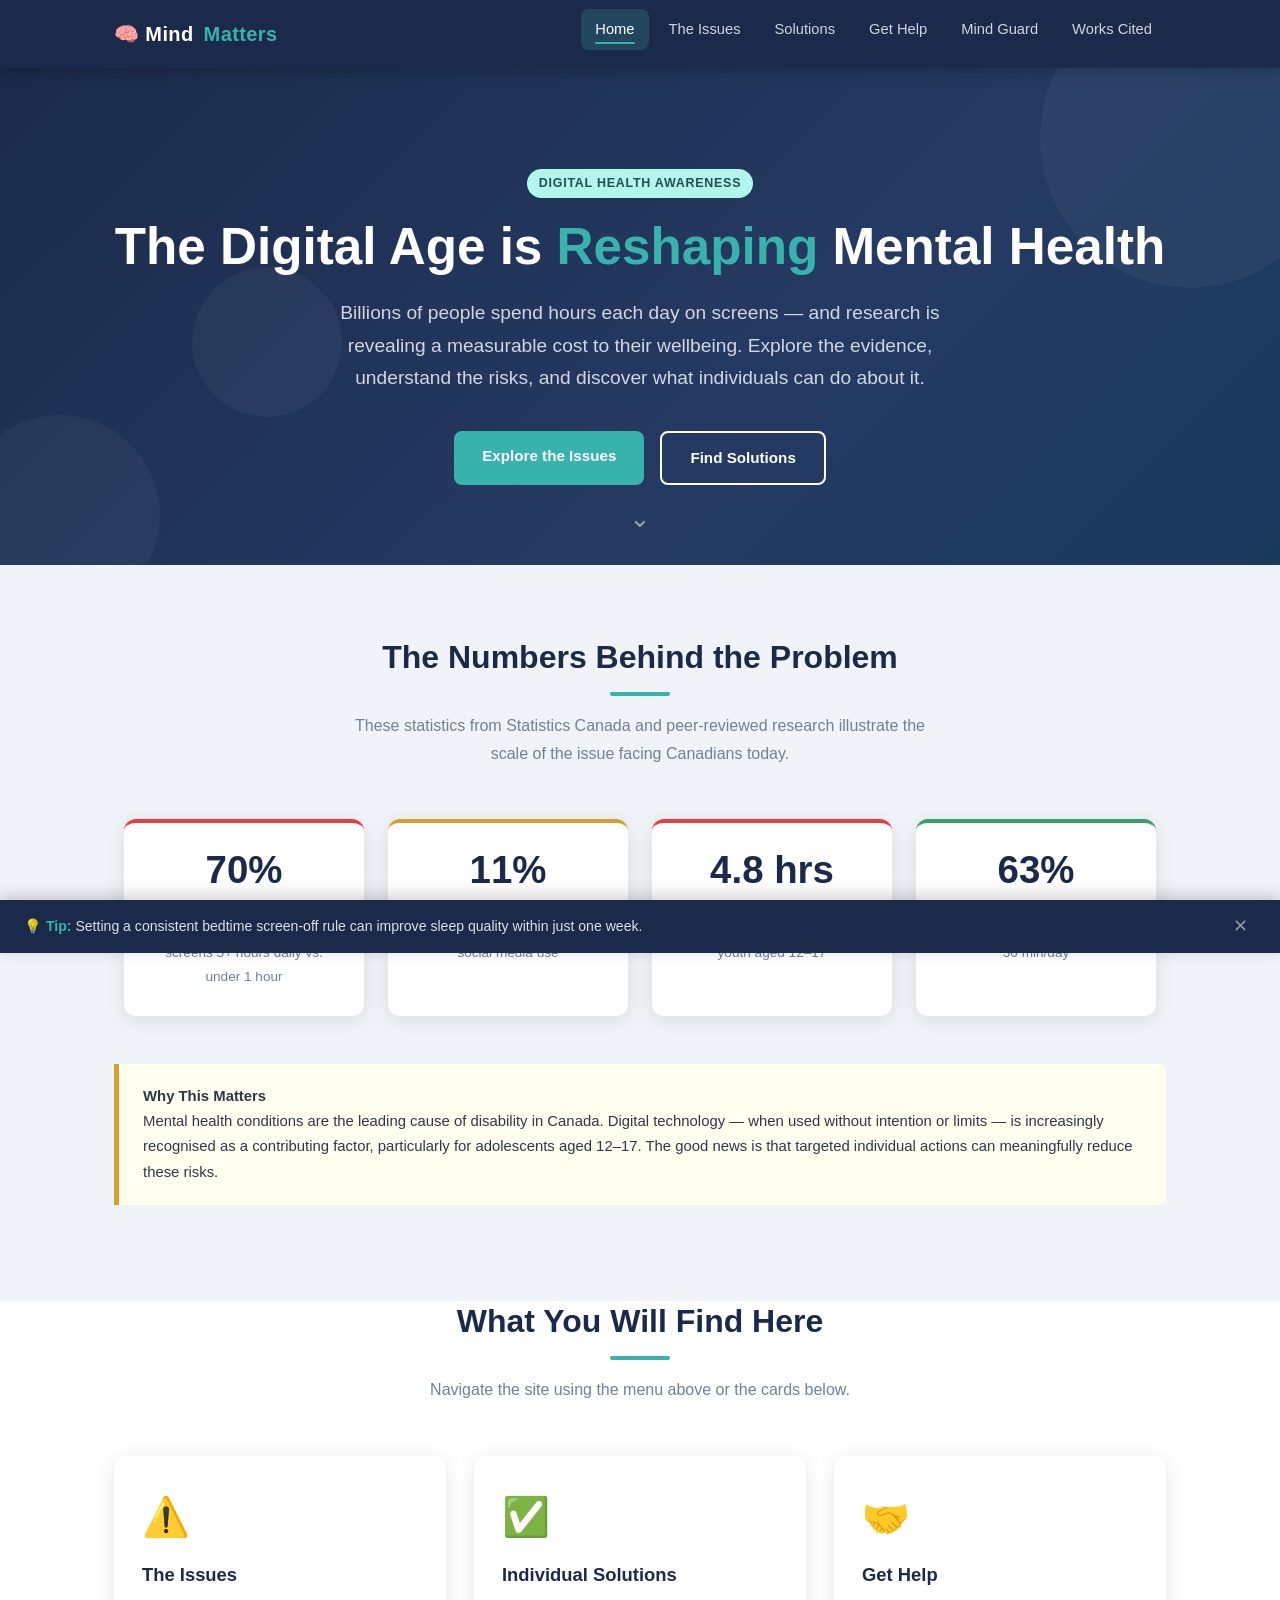
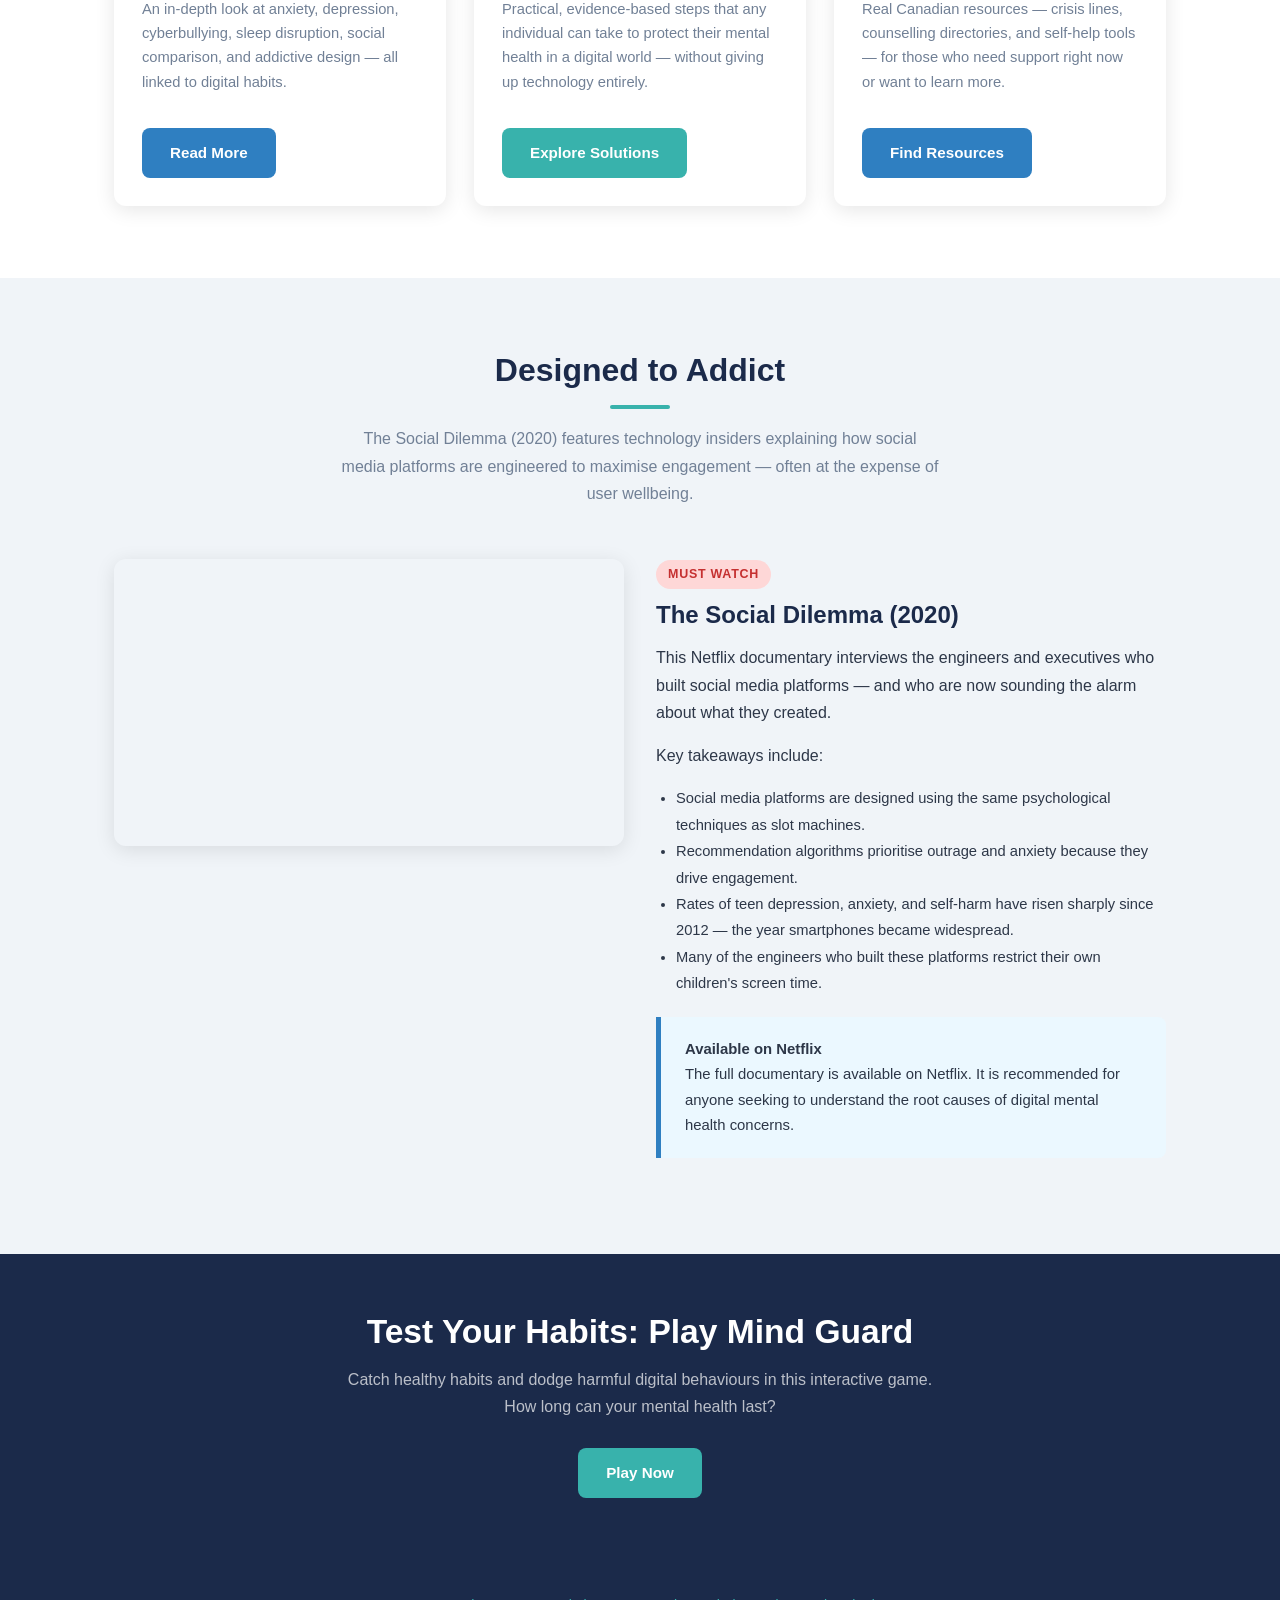
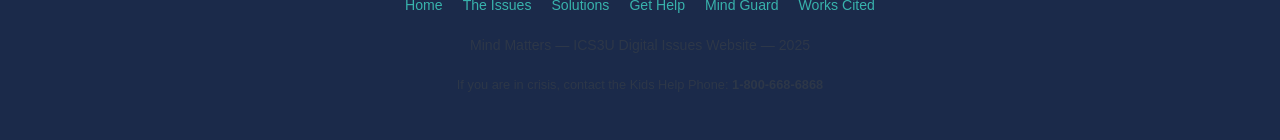
<file: digital-health/index.html>
<!DOCTYPE html>
<!--
    index.html
    Mind Matters: Digital Health & You
    Main landing page — introduces the topic, key statistics, and navigation
    to deeper content across the site.

    Author  : Ammar Mahmood
    Course  : ICS3U
    Date    : March 2025
    Topic   : Mental and Emotional Health Concerns Related to Digital Technology
-->
<html lang="en">
<head>
    <meta charset="UTF-8">
    <meta name="viewport" content="width=device-width, initial-scale=1.0">
    <title>Mind Matters | Digital Health &amp; You</title>
    <!-- Main stylesheet shared across all pages -->
    <link rel="stylesheet" href="css/styles.css">
</head>
<body>

<!-- ============================================================
     SITE HEADER & NAVIGATION
     Sticky navigation bar with links to all pages.
     Active page is highlighted via JavaScript in main.js.
     ============================================================ -->
<header class="site-header">
    <div class="container">
        <nav class="nav-inner" aria-label="Main navigation">
            <!-- Site logo -->
            <a href="index.html" class="nav-logo" aria-label="Mind Matters home">
                🧠 Mind<span>Matters</span>
            </a>

            <!-- Page links — mouseover underline effect applied in styles.css -->
            <ul class="nav-links">
                <li><a href="index.html">Home</a></li>
                <li><a href="issues.html">The Issues</a></li>
                <li><a href="solutions.html">Solutions</a></li>
                <li><a href="help.html">Get Help</a></li>
                <li><a href="game.html">Mind Guard</a></li>
                <li><a href="sources.html">Works Cited</a></li>
            </ul>
        </nav>
    </div>
</header>


<!-- ============================================================
     HERO SECTION
     Animated gradient background with floating decorative circles
     ============================================================ -->
<section class="hero" aria-label="Hero banner">
    <!-- Decorative animated background circles (CSS animation) -->
    <div class="hero-bg-circle"></div>
    <div class="hero-bg-circle"></div>
    <div class="hero-bg-circle"></div>

    <div class="container" style="position:relative; z-index:2;">
        <!-- Eyebrow label -->
        <span class="tag tag-teal" style="margin-bottom:20px;">Digital Health Awareness</span>

        <h1>The Digital Age is <span>Reshaping</span> Mental Health</h1>
        <p class="lead">
            Billions of people spend hours each day on screens — and research is
            revealing a measurable cost to their wellbeing. Explore the evidence,
            understand the risks, and discover what individuals can do about it.
        </p>

        <!-- Call-to-action buttons -->
        <div class="hero-buttons">
            <a href="issues.html" class="btn btn-teal">Explore the Issues</a>
            <a href="solutions.html" class="btn btn-outline">Find Solutions</a>
        </div>
    </div>

    <!-- Animated bounce arrow pointing down -->
    <a href="#overview" class="scroll-indicator" aria-label="Scroll down">&#8964;</a>
</section>


<!-- ============================================================
     OVERVIEW — KEY STATISTICS
     High-level stat badges that introduce the scale of the problem.
     These figures are sourced from Statistics Canada and peer-reviewed
     literature (see sources.html for full citations).
     ============================================================ -->
<section class="section" id="overview" aria-labelledby="stats-heading">
    <div class="container">
        <div class="section-header">
            <h2 id="stats-heading">The Numbers Behind the Problem</h2>
            <div class="section-divider"></div>
            <p>
                These statistics from Statistics Canada and peer-reviewed research
                illustrate the scale of the issue facing Canadians today.
            </p>
        </div>

        <!-- Stat badges — hover effect defined in styles.css -->
        <div class="stat-row">
            <div class="stat-badge danger">
                <div class="stat-number">70%</div>
                <div class="stat-label">More likely to have suicidal thoughts — teens using screens 5+ hours daily vs. under 1 hour</div>
            </div>
            <div class="stat-badge warning">
                <div class="stat-number">11%</div>
                <div class="stat-label">of Canadian adolescents show signs of problematic social media use</div>
            </div>
            <div class="stat-badge danger">
                <div class="stat-number">4.8 hrs</div>
                <div class="stat-label">Average daily recreational screen time for Canadian youth aged 12–17</div>
            </div>
            <div class="stat-badge success">
                <div class="stat-number">63%</div>
                <div class="stat-label">of adults report feeling better after limiting social media to 30 min/day</div>
            </div>
        </div>

        <!-- Brief explainer text below stats -->
        <div class="callout warning">
            <p class="callout-title">Why This Matters</p>
            <p>
                Mental health conditions are the leading cause of disability in Canada. Digital technology —
                when used without intention or limits — is increasingly recognised as a contributing factor,
                particularly for adolescents aged 12–17. The good news is that targeted individual actions
                can meaningfully reduce these risks.
            </p>
        </div>
    </div>
</section>


<!-- ============================================================
     TOPIC PREVIEW CARDS
     Brief introduction to each section of the website.
     ============================================================ -->
<section class="section" style="background: var(--white); padding-top: 0;" aria-labelledby="explore-heading">
    <div class="container">
        <div class="section-header">
            <h2 id="explore-heading">What You Will Find Here</h2>
            <div class="section-divider"></div>
            <p>Navigate the site using the menu above or the cards below.</p>
        </div>

        <!-- Preview cards — lift effect on hover defined in styles.css -->
        <div class="grid-3">

            <!-- Card: The Issues -->
            <div class="card">
                <span class="card-icon">⚠️</span>
                <h3 class="card-title">The Issues</h3>
                <p class="card-text">
                    An in-depth look at anxiety, depression, cyberbullying, sleep disruption,
                    social comparison, and addictive design — all linked to digital habits.
                </p>
                <a href="issues.html" class="btn btn-primary" style="margin-top:18px;">Read More</a>
            </div>

            <!-- Card: Solutions -->
            <div class="card">
                <span class="card-icon">✅</span>
                <h3 class="card-title">Individual Solutions</h3>
                <p class="card-text">
                    Practical, evidence-based steps that any individual can take to protect
                    their mental health in a digital world — without giving up technology entirely.
                </p>
                <a href="solutions.html" class="btn btn-teal" style="margin-top:18px;">Explore Solutions</a>
            </div>

            <!-- Card: Get Help -->
            <div class="card">
                <span class="card-icon">🤝</span>
                <h3 class="card-title">Get Help</h3>
                <p class="card-text">
                    Real Canadian resources — crisis lines, counselling directories, and
                    self-help tools — for those who need support right now or want to
                    learn more.
                </p>
                <a href="help.html" class="btn btn-primary" style="margin-top:18px;">Find Resources</a>
            </div>

        </div>
    </div>
</section>


<!-- ============================================================
     VIDEO SECTION
     Embedded documentary excerpt about social media and mental health.
     This clip is from "The Social Dilemma" trailer — a Netflix
     documentary that examines how social media is designed to
     be addictive and its effects on mental health.
     ============================================================ -->
<section class="section" aria-labelledby="video-heading">
    <div class="container">
        <div class="section-header">
            <h2 id="video-heading">Designed to Addict</h2>
            <div class="section-divider"></div>
            <p>
                The Social Dilemma (2020) features technology insiders explaining
                how social media platforms are engineered to maximise engagement —
                often at the expense of user wellbeing.
            </p>
        </div>

        <div class="grid-2">
            <!-- Embedded YouTube video -->
            <div class="video-wrapper">
                <iframe
                    src="https://www.youtube.com/embed/uaaC57tcci0"
                    title="The Social Dilemma — Official Trailer (Netflix)"
                    allow="accelerometer; autoplay; clipboard-write; encrypted-media; gyroscope; picture-in-picture"
                    allowfullscreen>
                </iframe>
            </div>

            <!-- Companion text -->
            <div>
                <span class="tag tag-red">Must Watch</span>
                <h3 style="margin-bottom:14px;">The Social Dilemma (2020)</h3>
                <p>
                    This Netflix documentary interviews the engineers and executives
                    who built social media platforms — and who are now sounding the
                    alarm about what they created.
                </p>
                <p>
                    Key takeaways include:
                </p>
                <!-- Accessible unordered list of key points -->
                <ul style="list-style:disc; padding-left:20px; color:var(--text); font-size:0.92rem; line-height:1.8;">
                    <li>Social media platforms are designed using the same psychological techniques as slot machines.</li>
                    <li>Recommendation algorithms prioritise outrage and anxiety because they drive engagement.</li>
                    <li>Rates of teen depression, anxiety, and self-harm have risen sharply since 2012 — the year smartphones became widespread.</li>
                    <li>Many of the engineers who built these platforms restrict their own children's screen time.</li>
                </ul>

                <div class="callout" style="margin-top:20px;">
                    <p class="callout-title">Available on Netflix</p>
                    <p>The full documentary is available on Netflix. It is recommended for anyone seeking to understand the root causes of digital mental health concerns.</p>
                </div>
            </div>
        </div>
    </div>
</section>


<!-- ============================================================
     DARK CALL-TO-ACTION BAND
     Encourages users to take the interactive quiz / game.
     ============================================================ -->
<div class="band band-dark" aria-label="Game promotion">
    <div class="container">
        <h2>Test Your Habits: Play Mind Guard</h2>
        <p>
            Catch healthy habits and dodge harmful digital behaviours in this
            interactive game. How long can your mental health last?
        </p>
        <a href="game.html" class="btn btn-teal">Play Now</a>
    </div>
</div>


<!-- ============================================================
     SITE FOOTER
     ============================================================ -->
<footer class="site-footer" aria-label="Site footer">
    <div class="container">
        <!-- Footer navigation links -->
        <ul class="footer-links" aria-label="Footer navigation">
            <li><a href="index.html">Home</a></li>
            <li><a href="issues.html">The Issues</a></li>
            <li><a href="solutions.html">Solutions</a></li>
            <li><a href="help.html">Get Help</a></li>
            <li><a href="game.html">Mind Guard</a></li>
            <li><a href="sources.html">Works Cited</a></li>
        </ul>
        <p>Mind Matters &mdash; ICS3U Digital Issues Website &mdash; 2025</p>
        <p style="margin-top:6px; font-size:0.80rem;">
            If you are in crisis, contact the Kids Help Phone: <strong>1-800-668-6868</strong>
        </p>
    </div>
</footer>


<!-- ============================================================
     STICKY TIP BAR (appears after scrolling 400px)
     Challenge Feature: element that follows user as they scroll
     ============================================================ -->
<div id="tip-bar" role="complementary" aria-label="Wellness tip">
    <span class="tip-text">
        💡 <strong>Tip:</strong> Setting a consistent bedtime screen-off rule can improve sleep quality within just one week.
    </span>
    <button id="tip-bar-close" aria-label="Dismiss tip">✕</button>
</div>


<!-- Shared JavaScript — nav highlighting, accordions, progress bars, tip bar -->
<script src="js/main.js"></script>
</body>
</html>
</file>
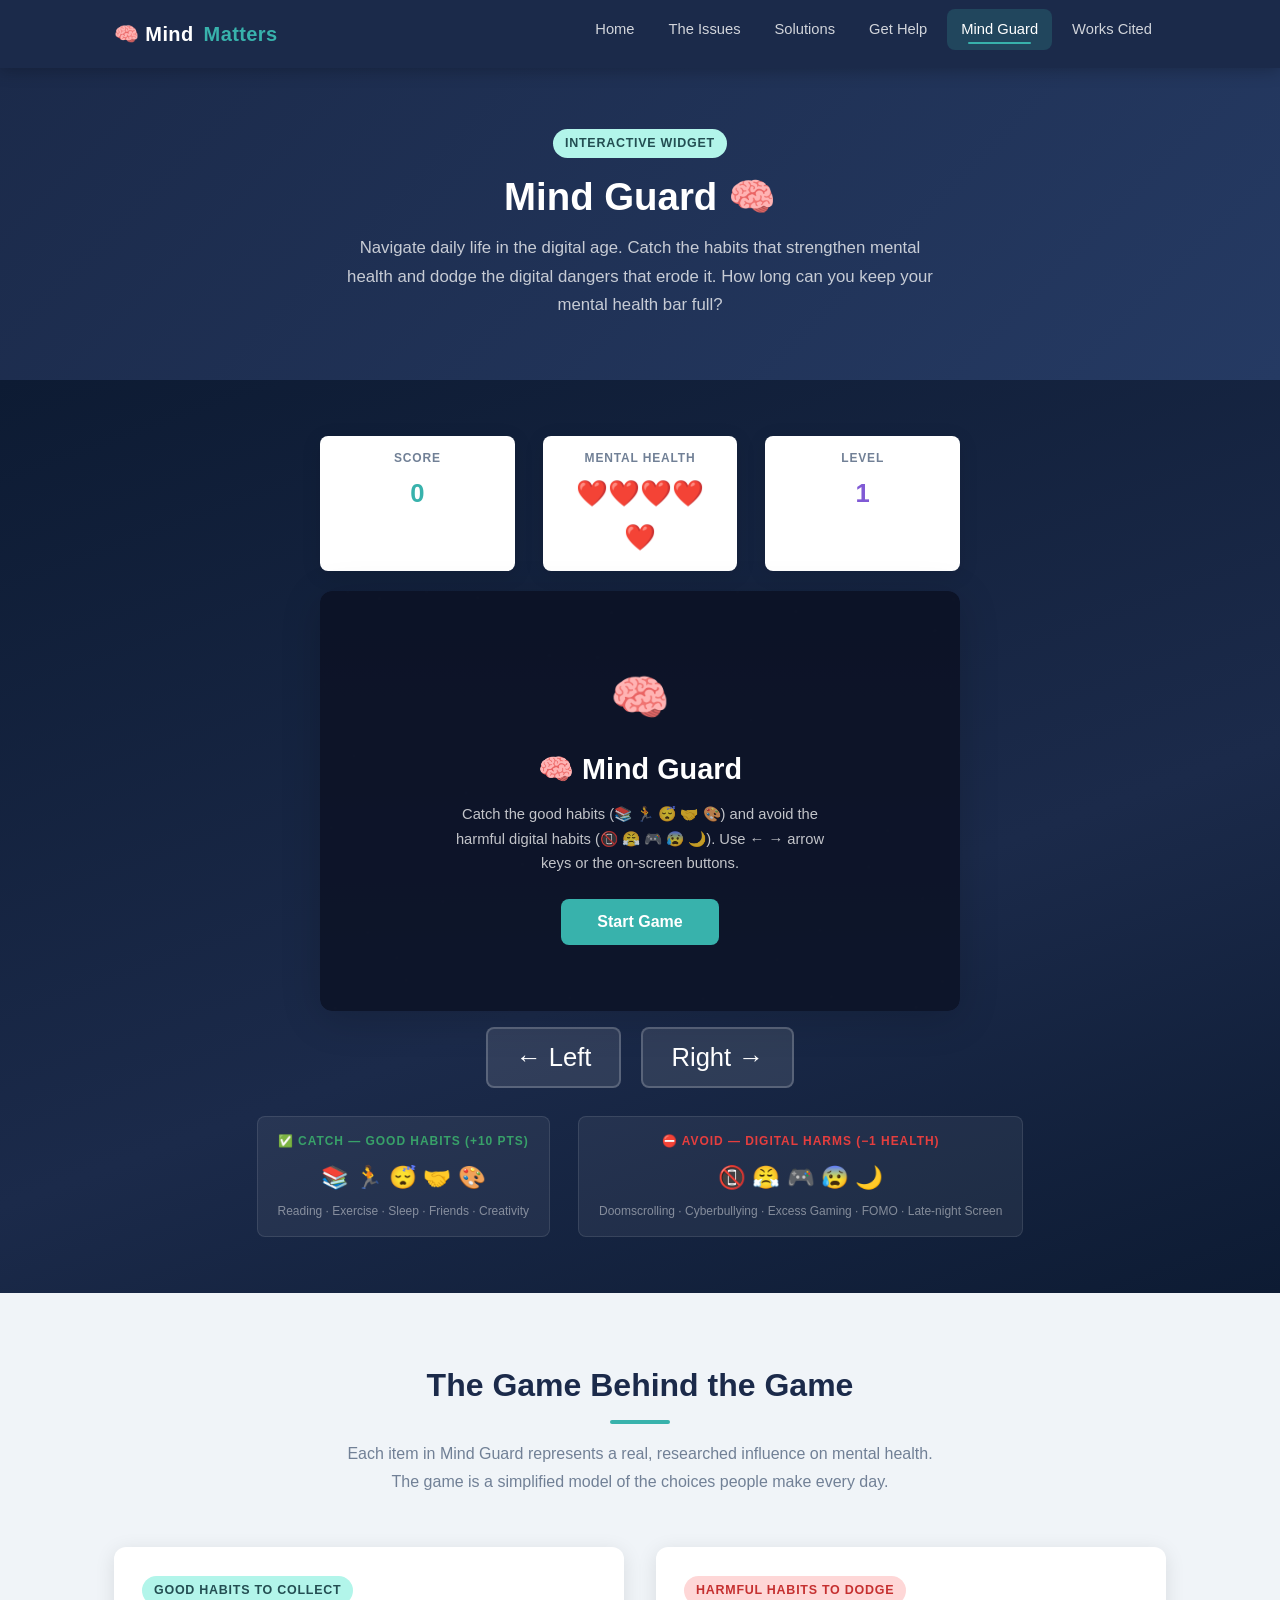
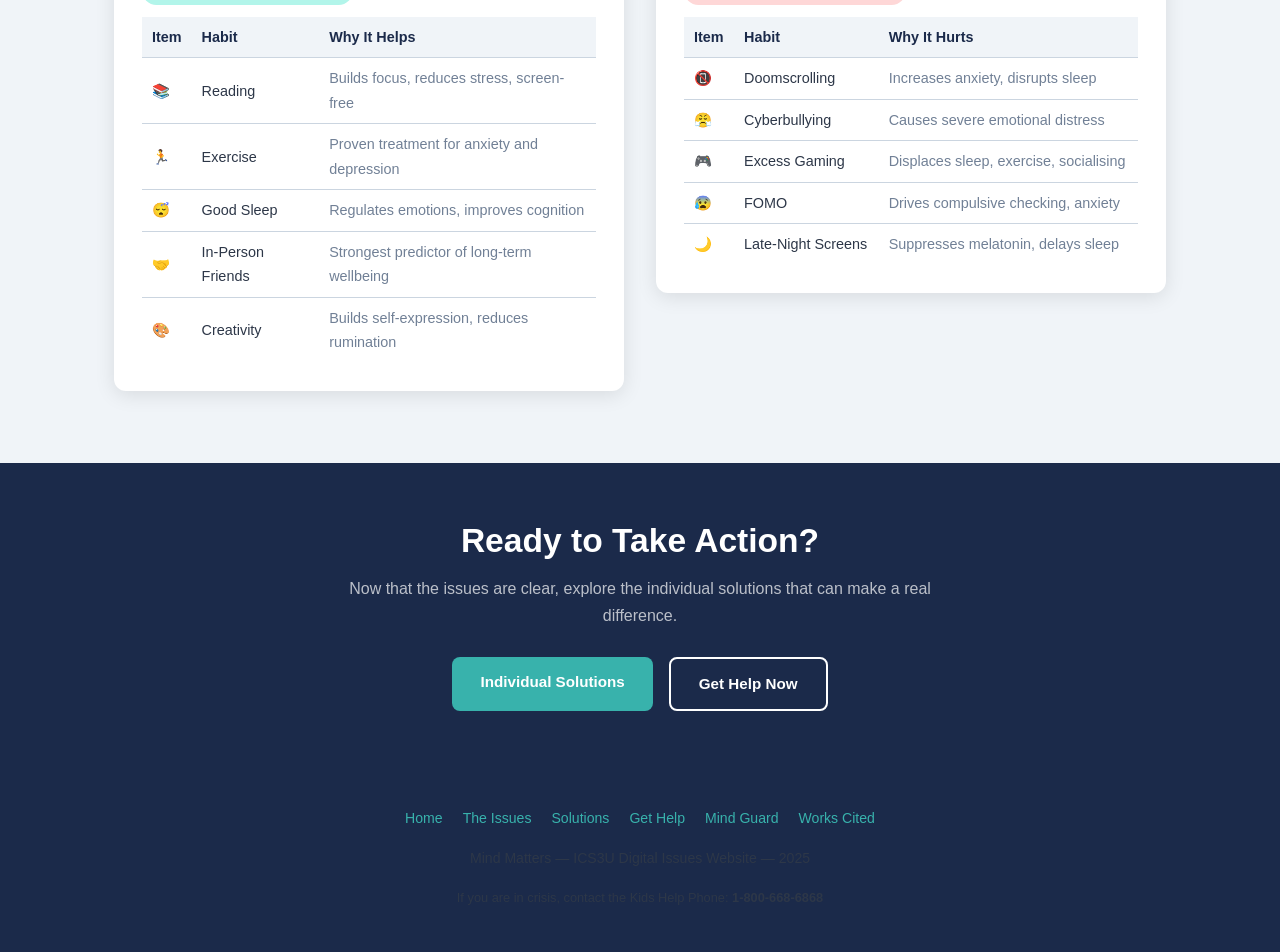
<file: digital-health/game.html>
<!DOCTYPE html>
<!--
    game.html
    Mind Matters: Digital Health & You
    Interactive game page — "Mind Guard" canvas game.

    Challenge Feature #1: Embedded Widget (interactive game).
    Players catch healthy habits and dodge harmful digital behaviours.
    The game reinforces the educational themes of the site in an
    engaging, memorable way.

    Author  : Ammar Mahmood
    Course  : ICS3U
    Date    : March 2025
    Topic   : Mental and Emotional Health Concerns Related to Digital Technology
-->
<html lang="en">
<head>
    <meta charset="UTF-8">
    <meta name="viewport" content="width=device-width, initial-scale=1.0">
    <title>Mind Guard Game | Mind Matters</title>
    <!-- Shared stylesheet -->
    <link rel="stylesheet" href="css/styles.css">

    <!-- Page-specific styles for the game layout -->
    <style>
        /* Centering wrapper for canvas and controls */
        .game-section {
            background: linear-gradient(160deg, #0D1B33 0%, #1B2A4A 60%, #0D1B33 100%);
            padding: 56px 0;
            min-height: 80vh;
        }

        /* Message overlay displayed over canvas on start/game over */
        #game-message {
            position: absolute;
            inset: 0;
            background: rgba(11, 17, 35, 0.88);
            border-radius: var(--radius);
            display: flex;
            flex-direction: column;
            align-items: center;
            justify-content: center;
            text-align: center;
            padding: 32px;
            z-index: 10;
        }

        #game-message h2 {
            color: var(--white);
            font-size: 1.8rem;
            margin-bottom: 14px;
        }

        #game-message p {
            color: rgba(255,255,255,0.75);
            font-size: 0.92rem;
            max-width: 400px;
            margin-bottom: 24px;
            line-height: 1.65;
        }

        /* Canvas container — relative so overlay can be positioned inside */
        .canvas-container {
            position: relative;
            display: inline-block;
            border-radius: var(--radius);
        }

        /* On-screen movement buttons for touch / non-keyboard users */
        .game-controls {
            display: flex;
            gap: 20px;
            justify-content: center;
            margin-top: 16px;
        }

        .ctrl-btn {
            background: rgba(255,255,255,0.10);
            border: 2px solid rgba(255,255,255,0.20);
            color: var(--white);
            font-size: 1.6rem;
            padding: 14px 28px;
            border-radius: var(--radius-sm);
            cursor: pointer;
            transition: background var(--transition), transform var(--transition);
            user-select: none;
            -webkit-user-select: none;
        }

        .ctrl-btn:hover,
        .ctrl-btn:active {
            background: rgba(56,178,172,0.30);
            transform: scale(1.05);
        }

        /* How-to legend below the game */
        .legend {
            display: flex;
            gap: 28px;
            justify-content: center;
            flex-wrap: wrap;
            margin-top: 28px;
        }

        .legend-group {
            background: rgba(255,255,255,0.06);
            border: 1px solid rgba(255,255,255,0.10);
            border-radius: var(--radius-sm);
            padding: 14px 20px;
            text-align: center;
            min-width: 160px;
        }

        .legend-title {
            font-size: 0.75rem;
            font-weight: 700;
            text-transform: uppercase;
            letter-spacing: 0.08em;
            margin-bottom: 8px;
        }

        .legend-title.good  { color: #38A169; }
        .legend-title.bad   { color: #E53E3E; }

        .legend-items {
            font-size: 1.4rem;
            line-height: 1.6;
        }
    </style>
</head>
<body>

<!-- ============================================================
     SITE HEADER & NAVIGATION
     ============================================================ -->
<header class="site-header">
    <div class="container">
        <nav class="nav-inner" aria-label="Main navigation">
            <a href="index.html" class="nav-logo" aria-label="Mind Matters home">
                🧠 Mind<span>Matters</span>
            </a>
            <ul class="nav-links">
                <li><a href="index.html">Home</a></li>
                <li><a href="issues.html">The Issues</a></li>
                <li><a href="solutions.html">Solutions</a></li>
                <li><a href="help.html">Get Help</a></li>
                <li><a href="game.html">Mind Guard</a></li>
                <li><a href="sources.html">Works Cited</a></li>
            </ul>
        </nav>
    </div>
</header>


<!-- ============================================================
     PAGE HERO
     ============================================================ -->
<section class="hero-inner" aria-label="Page header">
    <div class="container">
        <span class="tag tag-teal" style="margin-bottom:14px;">Interactive Widget</span>
        <h1>Mind Guard 🧠</h1>
        <p>
            Navigate daily life in the digital age. Catch the habits that
            strengthen mental health and dodge the digital dangers that erode it.
            How long can you keep your mental health bar full?
        </p>
    </div>
</section>


<!-- ============================================================
     GAME SECTION
     Challenge Feature: Embedded Widget (interactive canvas game)
     ============================================================ -->
<section class="game-section" aria-label="Mind Guard interactive game">
    <div class="container">

        <!-- HUD — score, health, level — updated live by game.js -->
        <div class="game-hud" style="max-width:640px; margin:0 auto 20px;" aria-label="Game status">
            <div class="hud-item">
                <div class="hud-label">Score</div>
                <div class="hud-value score" id="hud-score">0</div>
            </div>
            <div class="hud-item">
                <div class="hud-label">Mental Health</div>
                <div class="hud-value health" id="hud-health">❤️❤️❤️❤️❤️</div>
            </div>
            <div class="hud-item">
                <div class="hud-label">Level</div>
                <div class="hud-value level" id="hud-level">1</div>
            </div>
        </div>

        <!-- Canvas container — relative parent for the overlay message -->
        <div style="display:flex; justify-content:center;">
            <div class="canvas-container">

                <!-- The game canvas — all drawing done in game.js -->
                <canvas id="game-canvas" aria-label="Mind Guard game canvas" tabindex="0"></canvas>

                <!-- Overlay: shown on game start and game over -->
                <div id="game-message" role="dialog" aria-live="polite" aria-labelledby="msg-title">
                    <div style="font-size:3rem; margin-bottom:12px;">🧠</div>
                    <h2 id="msg-title">Mind Guard</h2>
                    <p id="msg-body">
                        Loading game...
                    </p>
                    <button id="msg-btn" class="btn btn-teal" style="font-size:1rem; padding:14px 36px;">
                        Start Game
                    </button>
                </div>
            </div>
        </div>

        <!-- On-screen directional buttons (keyboard alternative for touch users) -->
        <div class="game-controls" aria-label="On-screen movement controls">
            <button class="ctrl-btn" id="btn-left" aria-label="Move left">&#8592; Left</button>
            <button class="ctrl-btn" id="btn-right" aria-label="Move right">Right &#8594;</button>
        </div>

        <!-- Item legend — explains what each emoji means -->
        <div class="legend" aria-label="Game item legend">
            <div class="legend-group">
                <div class="legend-title good">✅ Catch — Good Habits (+10 pts)</div>
                <div class="legend-items">📚 🏃 😴 🤝 🎨</div>
                <div style="font-size:0.75rem; color:rgba(255,255,255,0.45); margin-top:6px;">
                    Reading · Exercise · Sleep · Friends · Creativity
                </div>
            </div>
            <div class="legend-group">
                <div class="legend-title bad">⛔ Avoid — Digital Harms (−1 health)</div>
                <div class="legend-items">📵 😤 🎮 😰 🌙</div>
                <div style="font-size:0.75rem; color:rgba(255,255,255,0.45); margin-top:6px;">
                    Doomscrolling · Cyberbullying · Excess Gaming · FOMO · Late-night Screen
                </div>
            </div>
        </div>

    </div>
</section>


<!-- ============================================================
     EDUCATIONAL TIE-IN BELOW GAME
     Connects game content back to the website's educational topic.
     ============================================================ -->
<section class="section" aria-labelledby="game-learn-heading">
    <div class="container">
        <div class="section-header">
            <h2 id="game-learn-heading">The Game Behind the Game</h2>
            <div class="section-divider"></div>
            <p>
                Each item in Mind Guard represents a real, researched influence on mental health.
                The game is a simplified model of the choices people make every day.
            </p>
        </div>

        <div class="grid-2">

            <!-- Good habits explained -->
            <div class="card">
                <span class="tag tag-teal" style="margin-bottom:12px;">Good Habits to Collect</span>
                <table style="width:100%; border-collapse:collapse; font-size:0.90rem;">
                    <thead>
                        <tr style="background:var(--light);">
                            <th style="padding:8px 10px; text-align:left; color:var(--navy);">Item</th>
                            <th style="padding:8px 10px; text-align:left; color:var(--navy);">Habit</th>
                            <th style="padding:8px 10px; text-align:left; color:var(--navy);">Why It Helps</th>
                        </tr>
                    </thead>
                    <tbody>
                        <tr style="border-top:1px solid var(--border);">
                            <td style="padding:8px 10px;">📚</td>
                            <td style="padding:8px 10px;">Reading</td>
                            <td style="padding:8px 10px; color:var(--muted);">Builds focus, reduces stress, screen-free</td>
                        </tr>
                        <tr style="border-top:1px solid var(--border);">
                            <td style="padding:8px 10px;">🏃</td>
                            <td style="padding:8px 10px;">Exercise</td>
                            <td style="padding:8px 10px; color:var(--muted);">Proven treatment for anxiety and depression</td>
                        </tr>
                        <tr style="border-top:1px solid var(--border);">
                            <td style="padding:8px 10px;">😴</td>
                            <td style="padding:8px 10px;">Good Sleep</td>
                            <td style="padding:8px 10px; color:var(--muted);">Regulates emotions, improves cognition</td>
                        </tr>
                        <tr style="border-top:1px solid var(--border);">
                            <td style="padding:8px 10px;">🤝</td>
                            <td style="padding:8px 10px;">In-Person Friends</td>
                            <td style="padding:8px 10px; color:var(--muted);">Strongest predictor of long-term wellbeing</td>
                        </tr>
                        <tr style="border-top:1px solid var(--border);">
                            <td style="padding:8px 10px;">🎨</td>
                            <td style="padding:8px 10px;">Creativity</td>
                            <td style="padding:8px 10px; color:var(--muted);">Builds self-expression, reduces rumination</td>
                        </tr>
                    </tbody>
                </table>
            </div>

            <!-- Bad habits explained -->
            <div class="card">
                <span class="tag tag-red" style="margin-bottom:12px;">Harmful Habits to Dodge</span>
                <table style="width:100%; border-collapse:collapse; font-size:0.90rem;">
                    <thead>
                        <tr style="background:var(--light);">
                            <th style="padding:8px 10px; text-align:left; color:var(--navy);">Item</th>
                            <th style="padding:8px 10px; text-align:left; color:var(--navy);">Habit</th>
                            <th style="padding:8px 10px; text-align:left; color:var(--navy);">Why It Hurts</th>
                        </tr>
                    </thead>
                    <tbody>
                        <tr style="border-top:1px solid var(--border);">
                            <td style="padding:8px 10px;">📵</td>
                            <td style="padding:8px 10px;">Doomscrolling</td>
                            <td style="padding:8px 10px; color:var(--muted);">Increases anxiety, disrupts sleep</td>
                        </tr>
                        <tr style="border-top:1px solid var(--border);">
                            <td style="padding:8px 10px;">😤</td>
                            <td style="padding:8px 10px;">Cyberbullying</td>
                            <td style="padding:8px 10px; color:var(--muted);">Causes severe emotional distress</td>
                        </tr>
                        <tr style="border-top:1px solid var(--border);">
                            <td style="padding:8px 10px;">🎮</td>
                            <td style="padding:8px 10px;">Excess Gaming</td>
                            <td style="padding:8px 10px; color:var(--muted);">Displaces sleep, exercise, socialising</td>
                        </tr>
                        <tr style="border-top:1px solid var(--border);">
                            <td style="padding:8px 10px;">😰</td>
                            <td style="padding:8px 10px;">FOMO</td>
                            <td style="padding:8px 10px; color:var(--muted);">Drives compulsive checking, anxiety</td>
                        </tr>
                        <tr style="border-top:1px solid var(--border);">
                            <td style="padding:8px 10px;">🌙</td>
                            <td style="padding:8px 10px;">Late-Night Screens</td>
                            <td style="padding:8px 10px; color:var(--muted);">Suppresses melatonin, delays sleep</td>
                        </tr>
                    </tbody>
                </table>
            </div>

        </div>
    </div>
</section>


<!-- ============================================================
     CTA: Other pages
     ============================================================ -->
<div class="band band-dark" aria-label="Continue exploring">
    <div class="container">
        <h2>Ready to Take Action?</h2>
        <p>Now that the issues are clear, explore the individual solutions that can make a real difference.</p>
        <div style="display:flex; gap:16px; justify-content:center; flex-wrap:wrap;">
            <a href="solutions.html" class="btn btn-teal">Individual Solutions</a>
            <a href="help.html" class="btn btn-outline">Get Help Now</a>
        </div>
    </div>
</div>


<!-- ============================================================
     SITE FOOTER
     ============================================================ -->
<footer class="site-footer" aria-label="Site footer">
    <div class="container">
        <ul class="footer-links">
            <li><a href="index.html">Home</a></li>
            <li><a href="issues.html">The Issues</a></li>
            <li><a href="solutions.html">Solutions</a></li>
            <li><a href="help.html">Get Help</a></li>
            <li><a href="game.html">Mind Guard</a></li>
            <li><a href="sources.html">Works Cited</a></li>
        </ul>
        <p>Mind Matters &mdash; ICS3U Digital Issues Website &mdash; 2025</p>
        <p style="margin-top:6px; font-size:0.80rem;">
            If you are in crisis, contact the Kids Help Phone: <strong>1-800-668-6868</strong>
        </p>
    </div>
</footer>


<!-- No tip bar on game page — avoid distraction during gameplay -->

<!-- Shared JS (nav highlighting, accordions) -->
<script src="js/main.js"></script>
<!-- Game-specific JavaScript -->
<script src="js/game.js"></script>
</body>
</html>
</file>
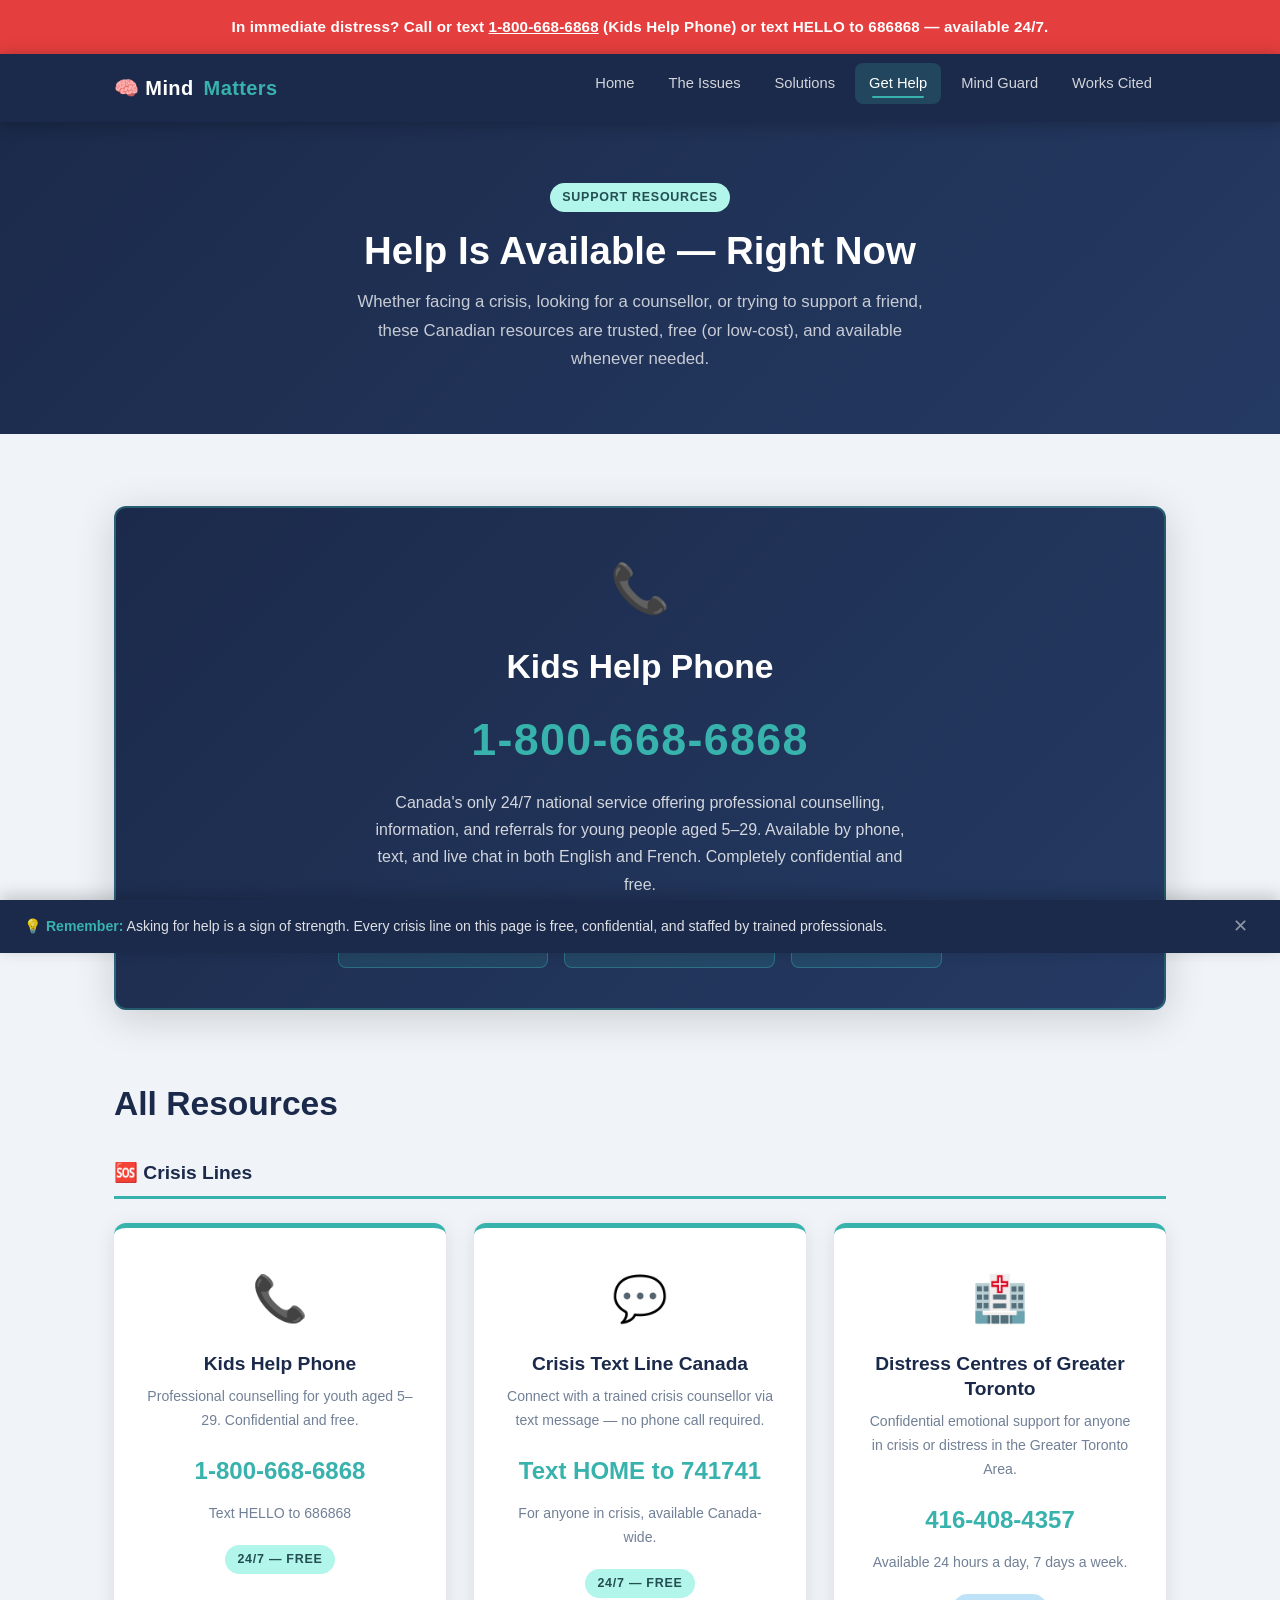
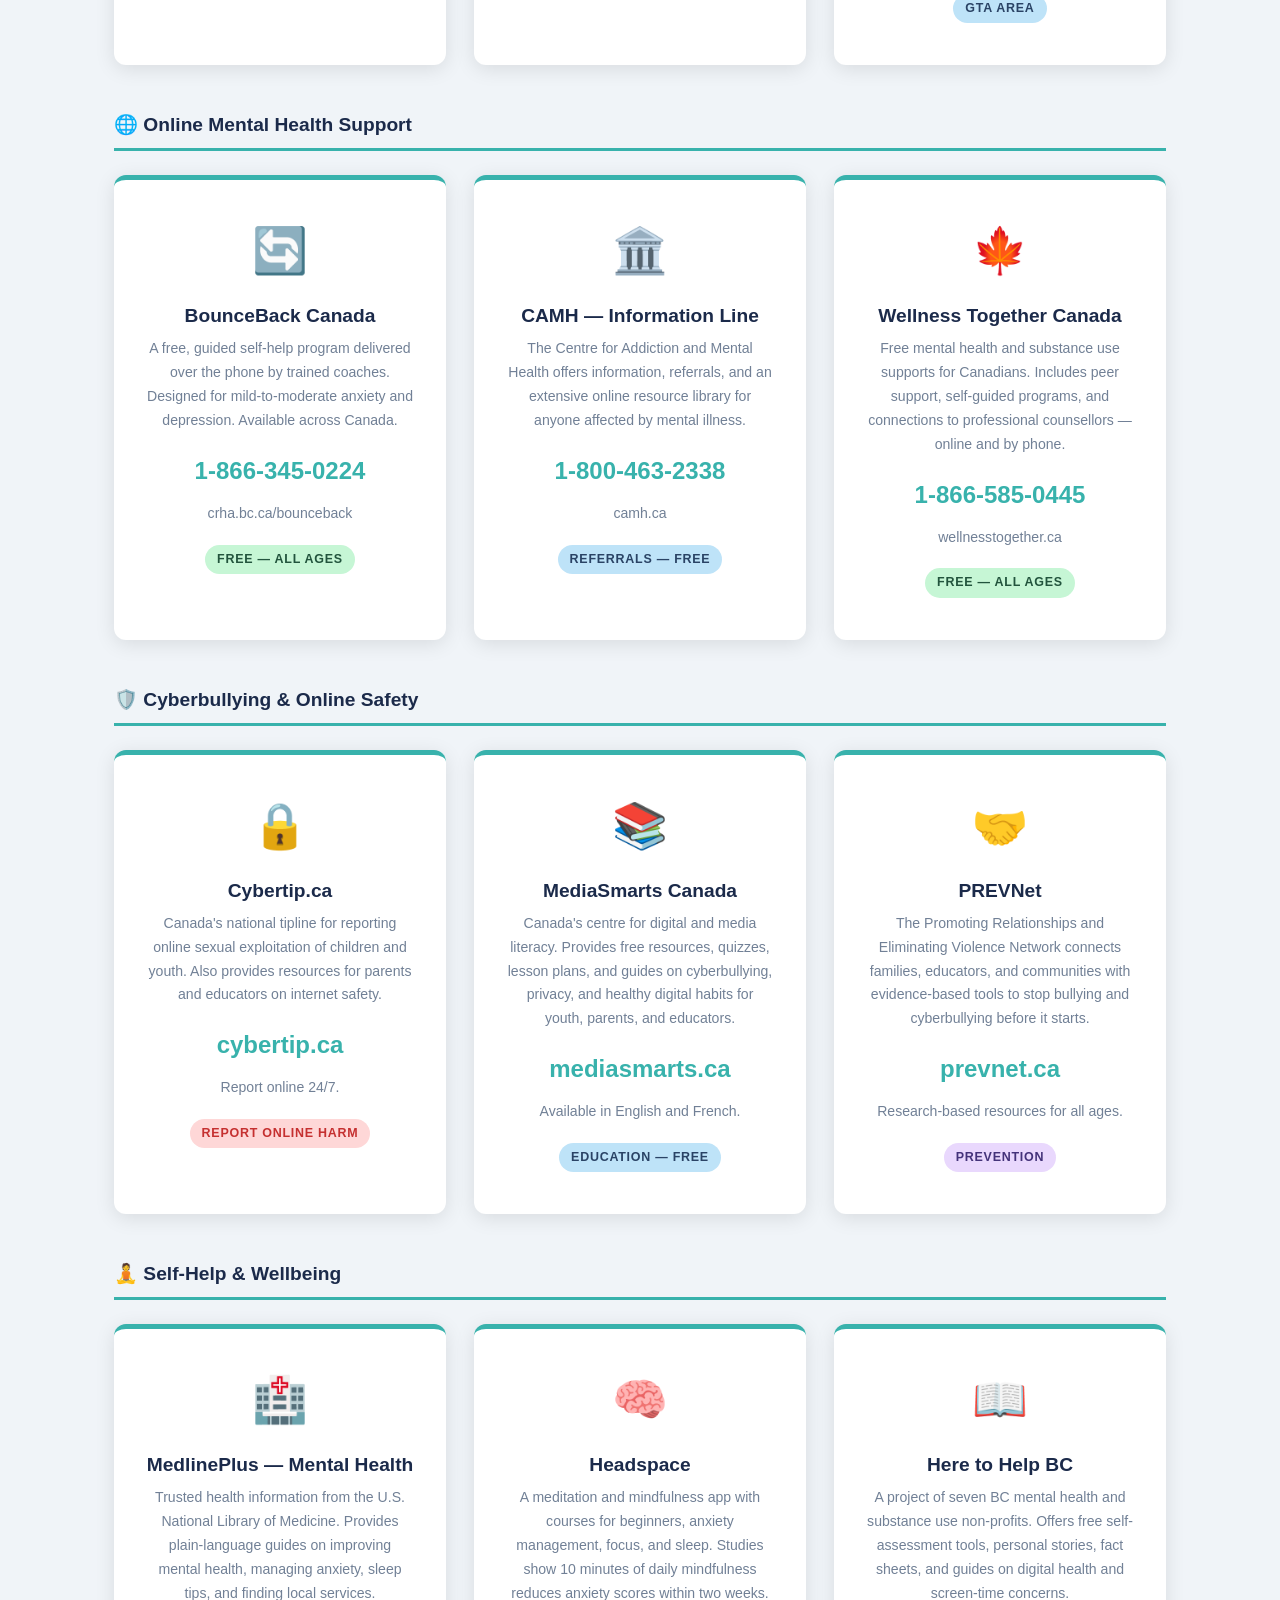
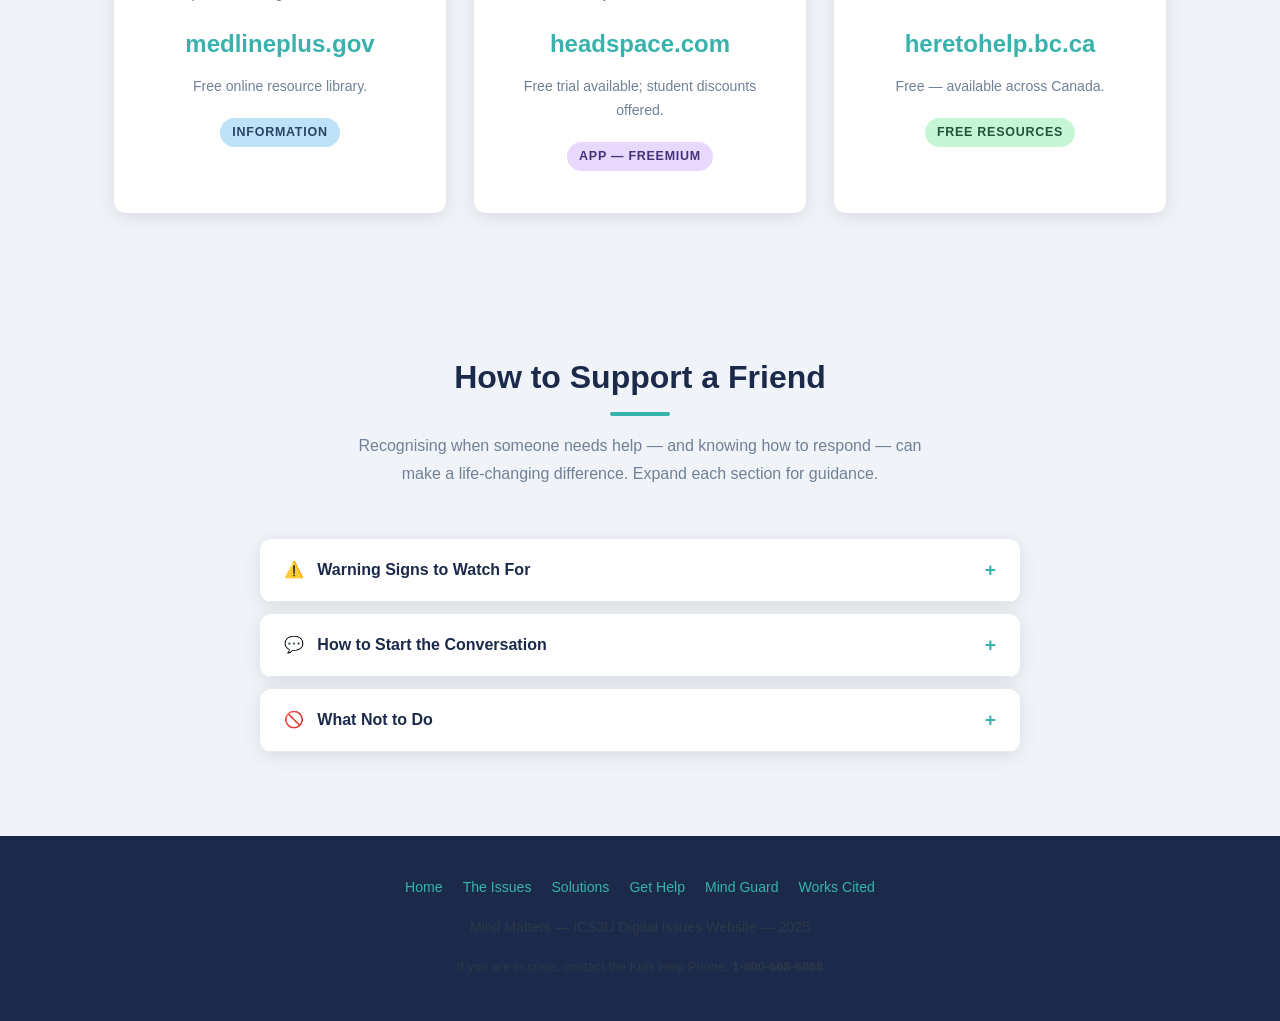
<file: digital-health/help.html>
<!DOCTYPE html>
<!--
    help.html
    Mind Matters: Digital Health & You
    Resources page — Canadian crisis lines, counselling directories,
    self-help tools, and guidance for supporting others.

    Author  : Ammar Mahmood
    Course  : ICS3U
    Date    : March 2025
    Topic   : Mental and Emotional Health Concerns Related to Digital Technology
-->
<html lang="en">
<head>
    <meta charset="UTF-8">
    <meta name="viewport" content="width=device-width, initial-scale=1.0">
    <title>Get Help | Mind Matters</title>
    <!-- Shared stylesheet -->
    <link rel="stylesheet" href="css/styles.css">

    <!-- Page-specific inline styles for the urgency banner and crisis card -->
    <style>
        /* Urgency banner at top of page */
        .crisis-banner {
            background: var(--red);
            color: var(--white);
            padding: 14px 24px;
            text-align: center;
            font-weight: 600;
            font-size: 0.95rem;
            letter-spacing: 0.01em;
        }

        .crisis-banner a {
            color: var(--white);
            text-decoration: underline;
            font-weight: 800;
        }

        /* Large featured crisis card */
        .crisis-card {
            background: linear-gradient(135deg, var(--navy), var(--navy-light));
            color: var(--white);
            border-radius: var(--radius);
            padding: 40px;
            text-align: center;
            box-shadow: var(--shadow-lg);
            border: 2px solid rgba(56,178,172,0.35);
        }

        .crisis-card h2 {
            color: var(--white);
            margin-bottom: 12px;
        }

        .crisis-card .crisis-number {
            font-size: 2.8rem;
            font-weight: 900;
            color: var(--teal);
            display: block;
            margin: 12px 0;
            letter-spacing: 0.03em;
        }

        .crisis-card p {
            color: rgba(255,255,255,0.80);
            max-width: 540px;
            margin: 0 auto 20px;
        }

        /* Category heading dividers */
        .category-heading {
            font-size: 1.2rem;
            font-weight: 700;
            color: var(--navy);
            padding-bottom: 10px;
            border-bottom: 3px solid var(--teal);
            margin-bottom: 24px;
            display: flex;
            align-items: center;
            gap: 10px;
        }
    </style>
</head>
<body>

<!-- ============================================================
     CRISIS URGENCY BANNER
     Always visible at top of page regardless of scroll position.
     ============================================================ -->
<div class="crisis-banner" role="alert" aria-live="assertive">
    In immediate distress? Call or text <a href="tel:18006686868">1-800-668-6868</a>
    (Kids Help Phone) or text <strong>HELLO</strong> to <strong>686868</strong> — available 24/7.
</div>


<!-- ============================================================
     SITE HEADER & NAVIGATION
     ============================================================ -->
<header class="site-header">
    <div class="container">
        <nav class="nav-inner" aria-label="Main navigation">
            <a href="index.html" class="nav-logo" aria-label="Mind Matters home">
                🧠 Mind<span>Matters</span>
            </a>
            <ul class="nav-links">
                <li><a href="index.html">Home</a></li>
                <li><a href="issues.html">The Issues</a></li>
                <li><a href="solutions.html">Solutions</a></li>
                <li><a href="help.html">Get Help</a></li>
                <li><a href="game.html">Mind Guard</a></li>
                <li><a href="sources.html">Works Cited</a></li>
            </ul>
        </nav>
    </div>
</header>


<!-- ============================================================
     PAGE HERO
     ============================================================ -->
<section class="hero-inner" aria-label="Page header">
    <div class="container">
        <span class="tag tag-teal" style="margin-bottom:14px;">Support Resources</span>
        <h1>Help Is Available — Right Now</h1>
        <p>
            Whether facing a crisis, looking for a counsellor, or trying to
            support a friend, these Canadian resources are trusted, free (or low-cost),
            and available whenever needed.
        </p>
    </div>
</section>


<!-- ============================================================
     FEATURED CRISIS LINE — KIDS HELP PHONE
     ============================================================ -->
<section class="section" aria-labelledby="crisis-heading">
    <div class="container">
        <div class="crisis-card">
            <div style="font-size:3rem; margin-bottom:16px;">📞</div>
            <h2 id="crisis-heading">Kids Help Phone</h2>
            <span class="crisis-number">1-800-668-6868</span>
            <p>
                Canada's only 24/7 national service offering professional counselling,
                information, and referrals for young people aged 5–29.
                Available by phone, text, and live chat in both English and French.
                Completely confidential and free.
            </p>
            <div style="display:flex; gap:16px; justify-content:center; flex-wrap:wrap;">
                <div style="background:rgba(56,178,172,0.15); border:1px solid rgba(56,178,172,0.4); border-radius:8px; padding:12px 20px; color:var(--white); font-size:0.88rem;">
                    📱 Text: HELLO to 686868
                </div>
                <div style="background:rgba(56,178,172,0.15); border:1px solid rgba(56,178,172,0.4); border-radius:8px; padding:12px 20px; color:var(--white); font-size:0.88rem;">
                    💬 Chat: kidshelpphone.ca
                </div>
                <div style="background:rgba(56,178,172,0.15); border:1px solid rgba(56,178,172,0.4); border-radius:8px; padding:12px 20px; color:var(--white); font-size:0.88rem;">
                    🌐 Available 24/7
                </div>
            </div>
        </div>
    </div>
</section>


<!-- ============================================================
     ALL RESOURCES — ORGANISED BY CATEGORY
     ============================================================ -->
<section class="section" style="background:var(--light); padding-top:0;" aria-labelledby="resources-heading">
    <div class="container">

        <h2 id="resources-heading" class="section-header" style="text-align:left; margin-bottom:36px;">
            All Resources
        </h2>

        <!-- ---- Category: Crisis Lines ---- -->
        <h3 class="category-heading">🆘 Crisis Lines</h3>
        <div class="grid-3" style="margin-bottom:48px;">

            <!-- Kids Help Phone -->
            <div class="help-card">
                <span class="help-icon">📞</span>
                <h3>Kids Help Phone</h3>
                <p>Professional counselling for youth aged 5–29. Confidential and free.</p>
                <span class="help-number">1-800-668-6868</span>
                <p>Text HELLO to 686868</p>
                <span class="tag tag-teal">24/7 — Free</span>
            </div>

            <!-- Crisis Text Line (Canada) -->
            <div class="help-card">
                <span class="help-icon">💬</span>
                <h3>Crisis Text Line Canada</h3>
                <p>Connect with a trained crisis counsellor via text message — no phone call required.</p>
                <span class="help-number">Text HOME to 741741</span>
                <p>For anyone in crisis, available Canada-wide.</p>
                <span class="tag tag-teal">24/7 — Free</span>
            </div>

            <!-- Distress Centres of Greater Toronto -->
            <div class="help-card">
                <span class="help-icon">🏥</span>
                <h3>Distress Centres of Greater Toronto</h3>
                <p>Confidential emotional support for anyone in crisis or distress in the Greater Toronto Area.</p>
                <span class="help-number">416-408-4357</span>
                <p>Available 24 hours a day, 7 days a week.</p>
                <span class="tag tag-blue">GTA Area</span>
            </div>

        </div>

        <!-- ---- Category: Online Mental Health Support ---- -->
        <h3 class="category-heading">🌐 Online Mental Health Support</h3>
        <div class="grid-3" style="margin-bottom:48px;">

            <!-- BounceBack -->
            <div class="help-card">
                <span class="help-icon">🔄</span>
                <h3>BounceBack Canada</h3>
                <p>
                    A free, guided self-help program delivered over the phone by trained coaches.
                    Designed for mild-to-moderate anxiety and depression. Available across Canada.
                </p>
                <span class="help-number">1-866-345-0224</span>
                <p>crha.bc.ca/bounceback</p>
                <span class="tag tag-green">Free — All Ages</span>
            </div>

            <!-- CAMH -->
            <div class="help-card">
                <span class="help-icon">🏛️</span>
                <h3>CAMH — Information Line</h3>
                <p>
                    The Centre for Addiction and Mental Health offers information, referrals,
                    and an extensive online resource library for anyone affected by mental illness.
                </p>
                <span class="help-number">1-800-463-2338</span>
                <p>camh.ca</p>
                <span class="tag tag-blue">Referrals — Free</span>
            </div>

            <!-- Wellness Together Canada -->
            <div class="help-card">
                <span class="help-icon">🍁</span>
                <h3>Wellness Together Canada</h3>
                <p>
                    Free mental health and substance use supports for Canadians. Includes
                    peer support, self-guided programs, and connections to professional
                    counsellors — online and by phone.
                </p>
                <span class="help-number">1-866-585-0445</span>
                <p>wellnesstogether.ca</p>
                <span class="tag tag-green">Free — All Ages</span>
            </div>

        </div>

        <!-- ---- Category: Cyberbullying & Online Safety ---- -->
        <h3 class="category-heading">🛡️ Cyberbullying &amp; Online Safety</h3>
        <div class="grid-3" style="margin-bottom:48px;">

            <!-- Cybertip.ca -->
            <div class="help-card">
                <span class="help-icon">🔒</span>
                <h3>Cybertip.ca</h3>
                <p>
                    Canada's national tipline for reporting online sexual exploitation of children
                    and youth. Also provides resources for parents and educators on internet safety.
                </p>
                <span class="help-number">cybertip.ca</span>
                <p>Report online 24/7.</p>
                <span class="tag tag-red">Report Online Harm</span>
            </div>

            <!-- MediaSmarts -->
            <div class="help-card">
                <span class="help-icon">📚</span>
                <h3>MediaSmarts Canada</h3>
                <p>
                    Canada's centre for digital and media literacy. Provides free resources,
                    quizzes, lesson plans, and guides on cyberbullying, privacy, and healthy
                    digital habits for youth, parents, and educators.
                </p>
                <span class="help-number">mediasmarts.ca</span>
                <p>Available in English and French.</p>
                <span class="tag tag-blue">Education — Free</span>
            </div>

            <!-- PREVNet -->
            <div class="help-card">
                <span class="help-icon">🤝</span>
                <h3>PREVNet</h3>
                <p>
                    The Promoting Relationships and Eliminating Violence Network connects families,
                    educators, and communities with evidence-based tools to stop bullying and
                    cyberbullying before it starts.
                </p>
                <span class="help-number">prevnet.ca</span>
                <p>Research-based resources for all ages.</p>
                <span class="tag tag-purple">Prevention</span>
            </div>

        </div>

        <!-- ---- Category: Self-Help & Wellbeing Tools ---- -->
        <h3 class="category-heading">🧘 Self-Help &amp; Wellbeing</h3>
        <div class="grid-3" style="margin-bottom:0;">

            <!-- MedlinePlus -->
            <div class="help-card">
                <span class="help-icon">🏥</span>
                <h3>MedlinePlus — Mental Health</h3>
                <p>
                    Trusted health information from the U.S. National Library of Medicine.
                    Provides plain-language guides on improving mental health, managing
                    anxiety, sleep tips, and finding local services.
                </p>
                <span class="help-number">medlineplus.gov</span>
                <p>Free online resource library.</p>
                <span class="tag tag-blue">Information</span>
            </div>

            <!-- Headspace -->
            <div class="help-card">
                <span class="help-icon">🧠</span>
                <h3>Headspace</h3>
                <p>
                    A meditation and mindfulness app with courses for beginners, anxiety
                    management, focus, and sleep. Studies show 10 minutes of daily mindfulness
                    reduces anxiety scores within two weeks.
                </p>
                <span class="help-number">headspace.com</span>
                <p>Free trial available; student discounts offered.</p>
                <span class="tag tag-purple">App — Freemium</span>
            </div>

            <!-- Centre for Addiction and Mental Health (CAMH) Youth) -->
            <div class="help-card">
                <span class="help-icon">📖</span>
                <h3>Here to Help BC</h3>
                <p>
                    A project of seven BC mental health and substance use non-profits.
                    Offers free self-assessment tools, personal stories, fact sheets,
                    and guides on digital health and screen-time concerns.
                </p>
                <span class="help-number">heretohelp.bc.ca</span>
                <p>Free — available across Canada.</p>
                <span class="tag tag-green">Free Resources</span>
            </div>

        </div>
    </div>
</section>


<!-- ============================================================
     HOW TO SUPPORT A FRIEND SECTION
     Accordion dropdown with guidance on helping others
     ============================================================ -->
<section class="section" aria-labelledby="support-heading">
    <div class="container">
        <div class="section-header">
            <h2 id="support-heading">How to Support a Friend</h2>
            <div class="section-divider"></div>
            <p>
                Recognising when someone needs help — and knowing how to respond —
                can make a life-changing difference. Expand each section for guidance.
            </p>
        </div>

        <!-- Accordion group for friend support guidance -->
        <div class="accordion-group" style="max-width:760px; margin:0 auto;">

            <!-- Warning signs -->
            <div class="accordion">
                <button class="accordion-header" aria-expanded="false">
                    <span>⚠️ &nbsp; Warning Signs to Watch For</span>
                    <span class="acc-icon">+</span>
                </button>
                <div class="accordion-body">
                    <p>Be aware of these behavioural changes in friends or family members:</p>
                    <ul>
                        <li>Withdrawing from in-person social activities they previously enjoyed</li>
                        <li>Expressing hopelessness, worthlessness, or persistent sadness</li>
                        <li>Significant changes in sleep patterns — sleeping much more or much less</li>
                        <li>Visible distress after using their phone or checking social media</li>
                        <li>Declining school or work performance alongside increased screen time</li>
                        <li>Talking about feeling bullied, isolated, or excluded online</li>
                        <li>Any talk of self-harm or suicidal thoughts — always take this seriously</li>
                    </ul>
                </div>
            </div>

            <!-- How to start a conversation -->
            <div class="accordion">
                <button class="accordion-header" aria-expanded="false">
                    <span>💬 &nbsp; How to Start the Conversation</span>
                    <span class="acc-icon">+</span>
                </button>
                <div class="accordion-body">
                    <p>
                        Approaching someone about mental health concerns requires care. Useful approaches include:
                    </p>
                    <ul>
                        <li>Choose a private, calm setting — not in front of others.</li>
                        <li>Use "I" statements: "I've noticed you seem stressed lately — I care about you."</li>
                        <li>Ask open questions: "How have you been feeling lately?" rather than "Are you okay?"</li>
                        <li>Listen actively. Do not rush to offer solutions — being heard is often the most helpful first step.</li>
                        <li>Avoid dismissing their feelings with phrases like "just delete the app" or "stop being sad."</li>
                        <li>Let them know specific resources exist (this page) and offer to help them access support.</li>
                    </ul>
                </div>
            </div>

            <!-- What NOT to do -->
            <div class="accordion">
                <button class="accordion-header" aria-expanded="false">
                    <span>🚫 &nbsp; What Not to Do</span>
                    <span class="acc-icon">+</span>
                </button>
                <div class="accordion-body">
                    <ul>
                        <li>Do not promise to keep suicidal thoughts or self-harm secret — safety comes first.</li>
                        <li>Do not shame someone for struggling. Mental health difficulties are not a choice or a weakness.</li>
                        <li>Do not attempt to diagnose or minimise the problem.</li>
                        <li>Do not abandon the conversation if they push back — persistence shows genuine care.</li>
                        <li>Do not wait for a "better time" if someone appears to be in immediate distress.</li>
                    </ul>
                </div>
            </div>

        </div>
    </div>
</section>


<!-- ============================================================
     SITE FOOTER
     ============================================================ -->
<footer class="site-footer" aria-label="Site footer">
    <div class="container">
        <ul class="footer-links">
            <li><a href="index.html">Home</a></li>
            <li><a href="issues.html">The Issues</a></li>
            <li><a href="solutions.html">Solutions</a></li>
            <li><a href="help.html">Get Help</a></li>
            <li><a href="game.html">Mind Guard</a></li>
            <li><a href="sources.html">Works Cited</a></li>
        </ul>
        <p>Mind Matters &mdash; ICS3U Digital Issues Website &mdash; 2025</p>
        <p style="margin-top:6px; font-size:0.80rem;">
            If you are in crisis, contact the Kids Help Phone: <strong>1-800-668-6868</strong>
        </p>
    </div>
</footer>


<!-- Tip bar -->
<div id="tip-bar" role="complementary" aria-label="Wellness tip">
    <span class="tip-text">
        💡 <strong>Remember:</strong> Asking for help is a sign of strength. Every crisis line on this page is free, confidential, and staffed by trained professionals.
    </span>
    <button id="tip-bar-close" aria-label="Dismiss tip">✕</button>
</div>


<script src="js/main.js"></script>
</body>
</html>
</file>
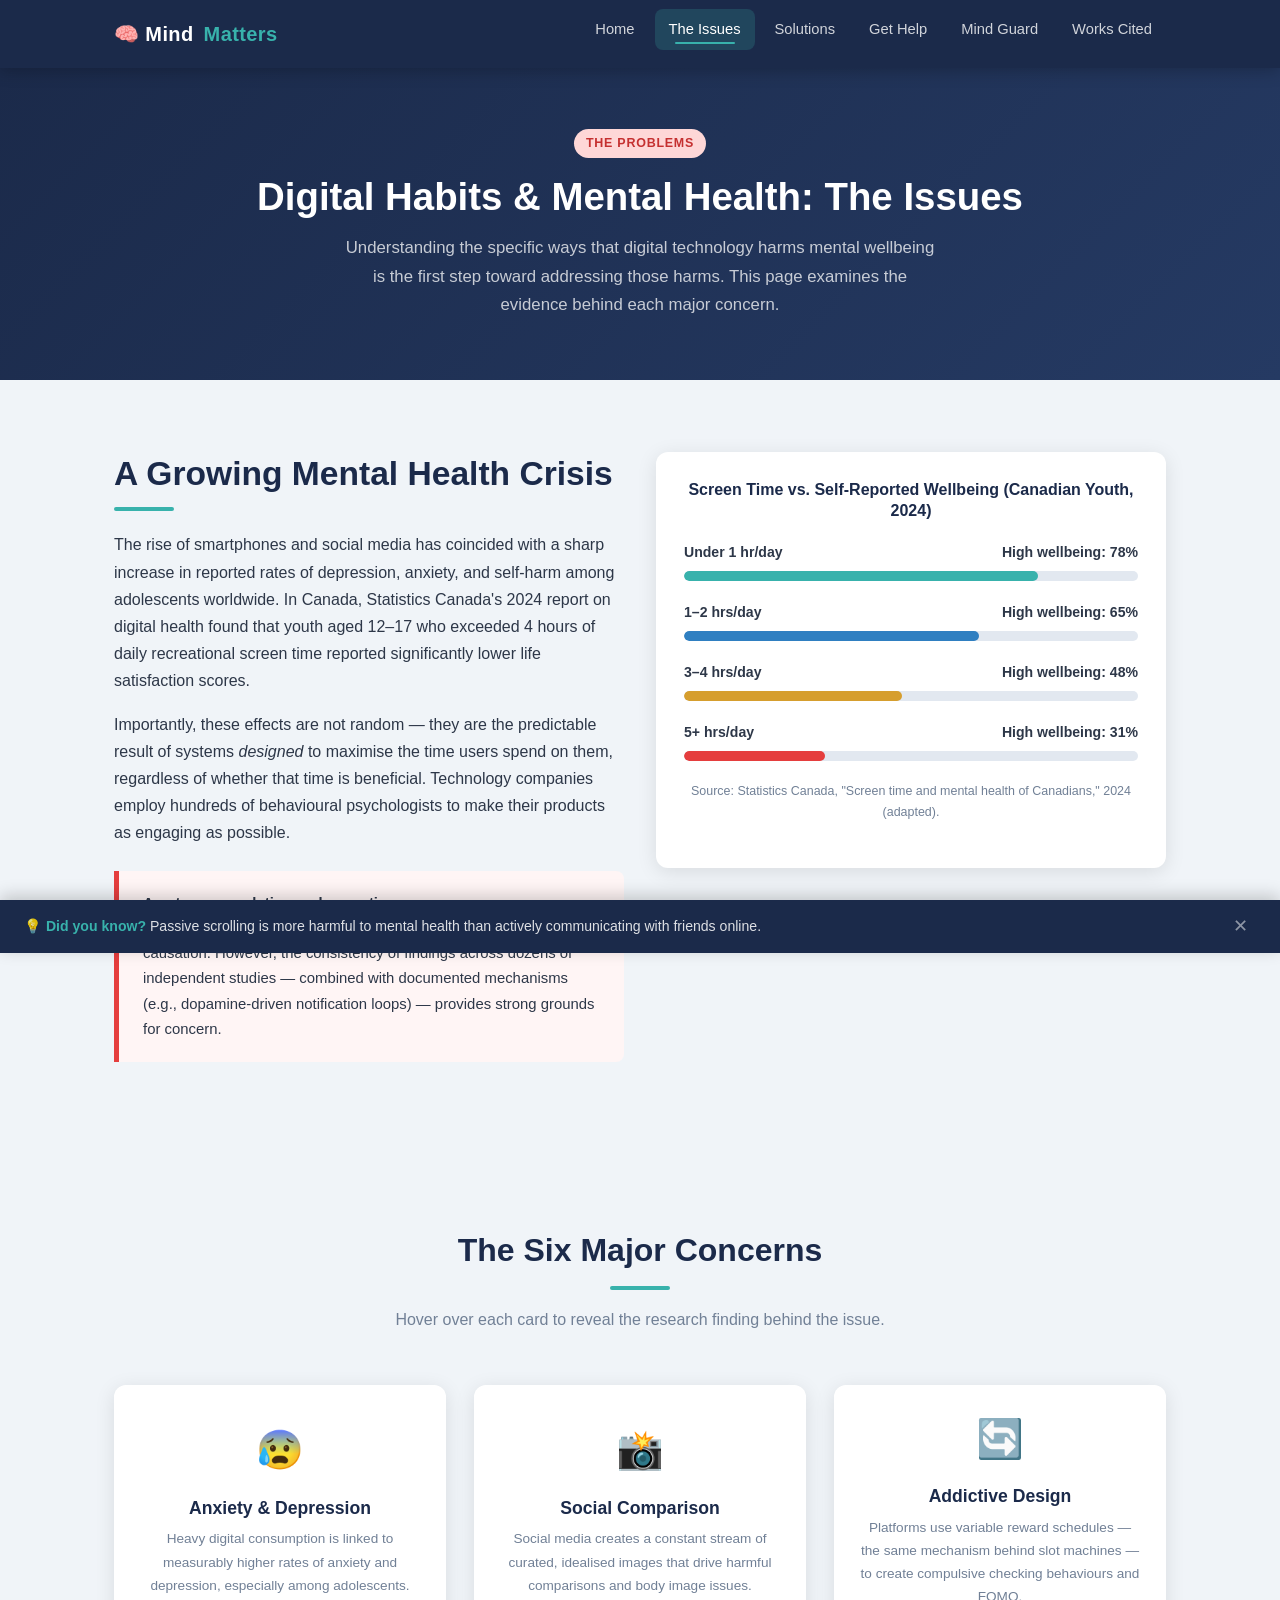
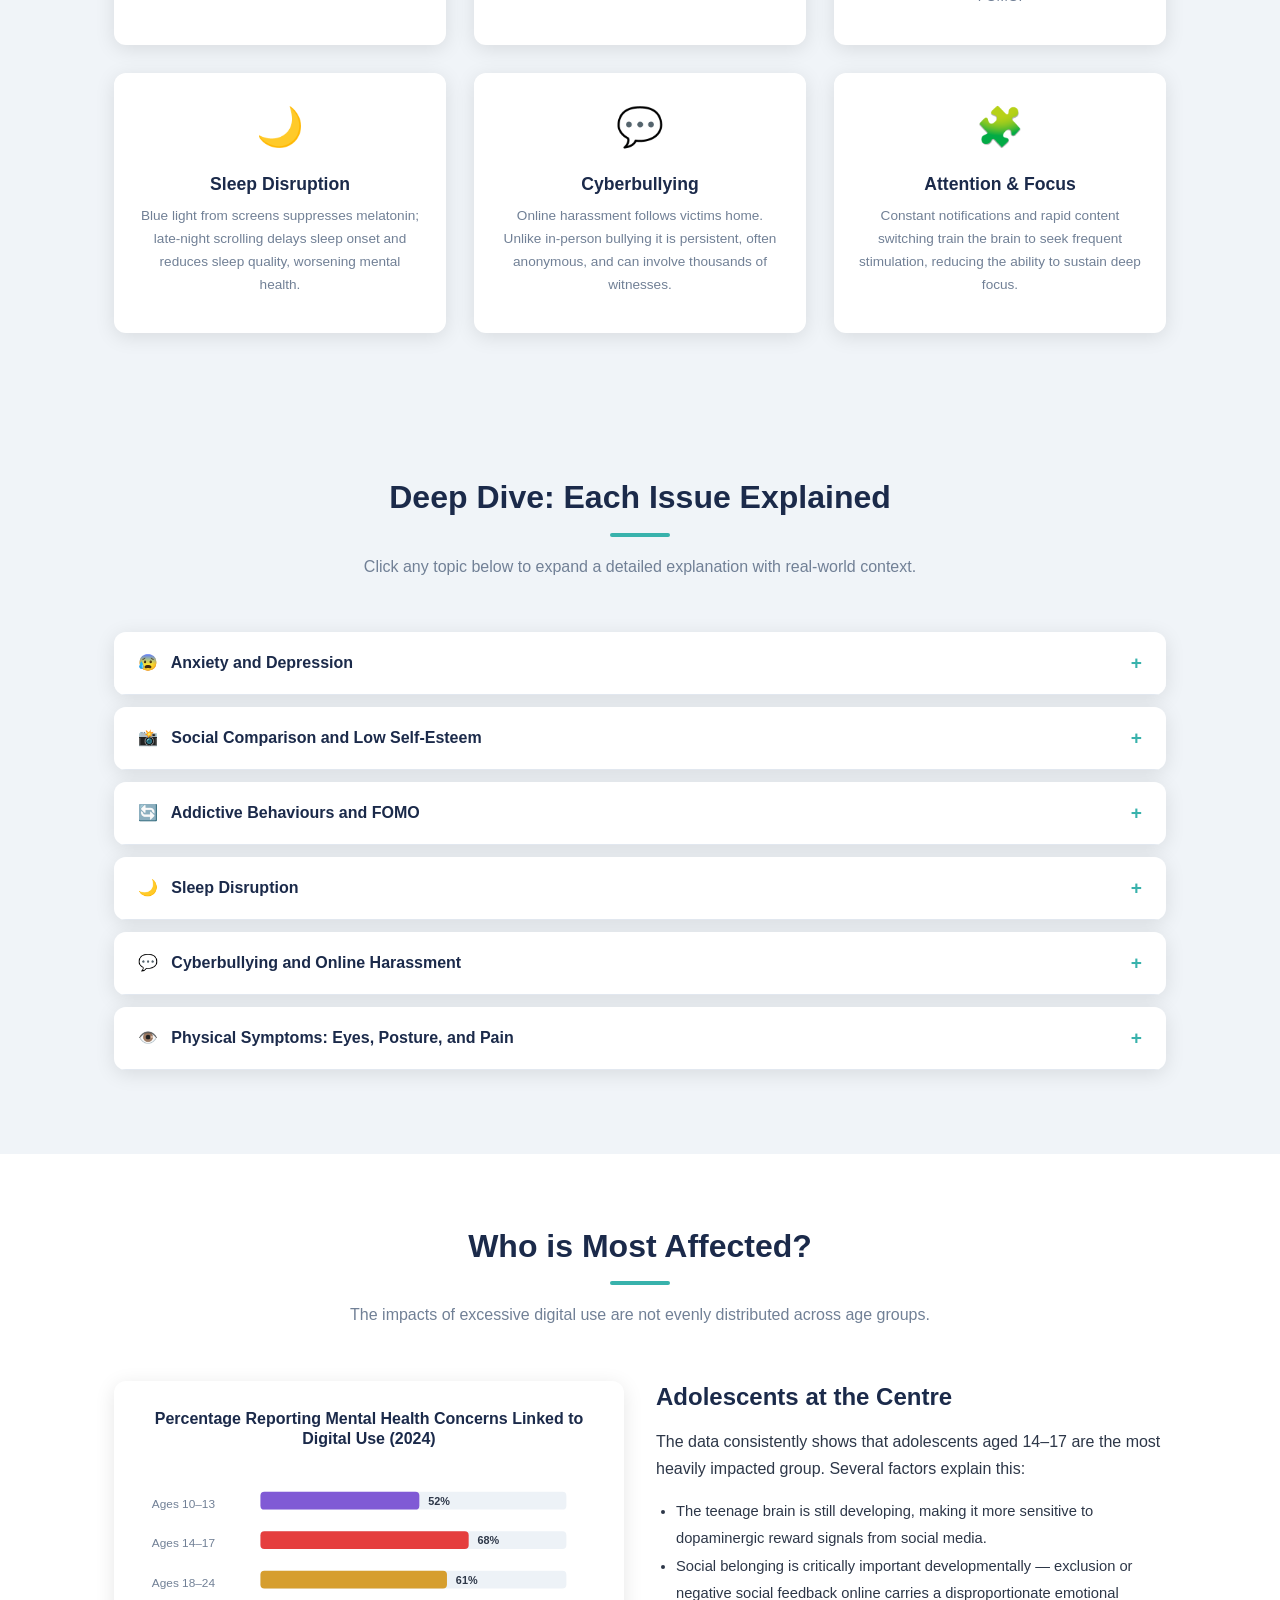
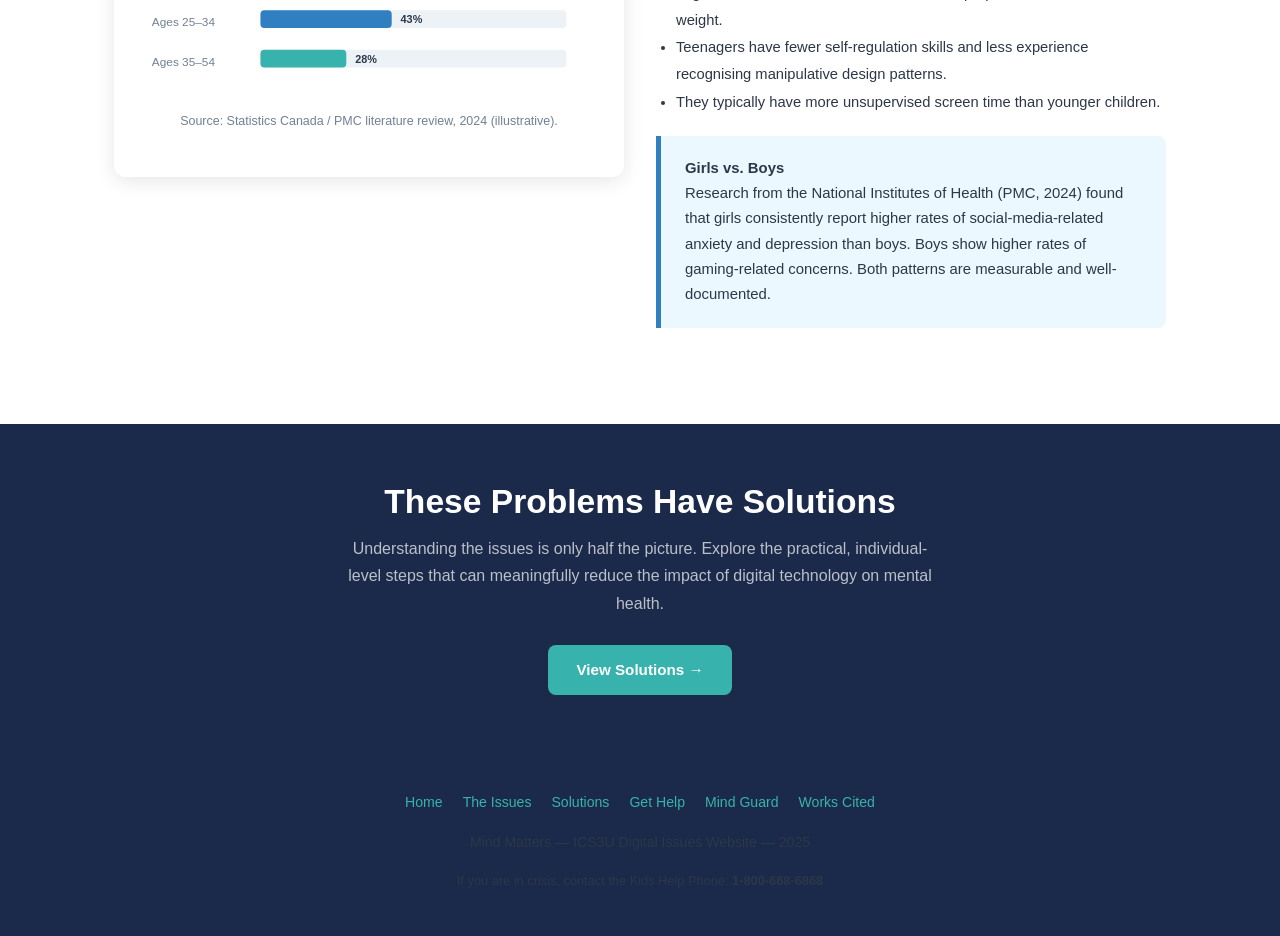
<file: digital-health/issues.html>
<!DOCTYPE html>
<!--
    issues.html
    Mind Matters: Digital Health & You
    The Issues page — in-depth breakdown of each digital mental health concern.
    Covers: anxiety & depression, social comparison, addictive design, sleep
    disruption, cyberbullying, reduced attention span, and physical symptoms.

    Author  : Ammar Mahmood
    Course  : ICS3U
    Date    : March 2025
    Topic   : Mental and Emotional Health Concerns Related to Digital Technology
-->
<html lang="en">
<head>
    <meta charset="UTF-8">
    <meta name="viewport" content="width=device-width, initial-scale=1.0">
    <title>The Issues | Mind Matters</title>
    <!-- Shared stylesheet -->
    <link rel="stylesheet" href="css/styles.css">
</head>
<body>

<!-- ============================================================
     SITE HEADER & NAVIGATION
     ============================================================ -->
<header class="site-header">
    <div class="container">
        <nav class="nav-inner" aria-label="Main navigation">
            <a href="index.html" class="nav-logo" aria-label="Mind Matters home">
                🧠 Mind<span>Matters</span>
            </a>
            <ul class="nav-links">
                <li><a href="index.html">Home</a></li>
                <li><a href="issues.html">The Issues</a></li>
                <li><a href="solutions.html">Solutions</a></li>
                <li><a href="help.html">Get Help</a></li>
                <li><a href="game.html">Mind Guard</a></li>
                <li><a href="sources.html">Works Cited</a></li>
            </ul>
        </nav>
    </div>
</header>


<!-- ============================================================
     PAGE HERO
     ============================================================ -->
<section class="hero-inner" aria-label="Page header">
    <div class="container">
        <span class="tag tag-red" style="margin-bottom:14px;">The Problems</span>
        <h1>Digital Habits &amp; Mental Health: The Issues</h1>
        <p>
            Understanding the specific ways that digital technology harms mental
            wellbeing is the first step toward addressing those harms. This page
            examines the evidence behind each major concern.
        </p>
    </div>
</section>


<!-- ============================================================
     INTRODUCTORY CONTEXT
     ============================================================ -->
<section class="section" aria-labelledby="intro-heading">
    <div class="container">
        <div class="grid-2">

            <!-- Left: explanatory text -->
            <div>
                <h2 id="intro-heading">A Growing Mental Health Crisis</h2>
                <div class="section-divider" style="margin:12px 0 20px 0;"></div>
                <p>
                    The rise of smartphones and social media has coincided with a
                    sharp increase in reported rates of depression, anxiety, and
                    self-harm among adolescents worldwide. In Canada, Statistics
                    Canada's 2024 report on digital health found that youth aged
                    12–17 who exceeded 4 hours of daily recreational screen time
                    reported significantly lower life satisfaction scores.
                </p>
                <p>
                    Importantly, these effects are not random — they are the
                    predictable result of systems <em>designed</em> to maximise
                    the time users spend on them, regardless of whether that time
                    is beneficial. Technology companies employ hundreds of
                    behavioural psychologists to make their products as engaging
                    as possible.
                </p>
                <div class="callout danger">
                    <p class="callout-title">A note on correlation and causation</p>
                    <p>
                        Much of the research in this area shows correlation, not
                        proven causation. However, the consistency of findings
                        across dozens of independent studies — combined with
                        documented mechanisms (e.g., dopamine-driven notification
                        loops) — provides strong grounds for concern.
                    </p>
                </div>
            </div>

            <!-- Right: bar chart visualising screen time vs. mental health outcomes -->
            <div class="chart-container">
                <h4>Screen Time vs. Self-Reported Wellbeing (Canadian Youth, 2024)</h4>

                <!-- Bar chart built with progress bars — animated on scroll -->
                <div class="progress-group">
                    <div class="progress-label">
                        <span>Under 1 hr/day</span>
                        <span>High wellbeing: 78%</span>
                    </div>
                    <div class="progress-bar-track">
                        <div class="progress-bar-fill teal" style="width:78%;"></div>
                    </div>
                </div>

                <div class="progress-group">
                    <div class="progress-label">
                        <span>1–2 hrs/day</span>
                        <span>High wellbeing: 65%</span>
                    </div>
                    <div class="progress-bar-track">
                        <div class="progress-bar-fill" style="width:65%;"></div>
                    </div>
                </div>

                <div class="progress-group">
                    <div class="progress-label">
                        <span>3–4 hrs/day</span>
                        <span>High wellbeing: 48%</span>
                    </div>
                    <div class="progress-bar-track">
                        <div class="progress-bar-fill yellow" style="width:48%;"></div>
                    </div>
                </div>

                <div class="progress-group">
                    <div class="progress-label">
                        <span>5+ hrs/day</span>
                        <span>High wellbeing: 31%</span>
                    </div>
                    <div class="progress-bar-track">
                        <div class="progress-bar-fill red" style="width:31%;"></div>
                    </div>
                </div>

                <p style="font-size:0.78rem; color:var(--muted); margin-top:16px;">
                    Source: Statistics Canada, "Screen time and mental health of Canadians," 2024 (adapted).
                </p>
            </div>
        </div>
    </div>
</section>


<!-- ============================================================
     FLIP CARDS — Major Issues Overview
     Mouseover / hover effect: cards flip to reveal research stat.
     ============================================================ -->
<section class="section" style="background:var(--light);" aria-labelledby="issues-heading">
    <div class="container">
        <div class="section-header">
            <h2 id="issues-heading">The Six Major Concerns</h2>
            <div class="section-divider"></div>
            <p>Hover over each card to reveal the research finding behind the issue.</p>
        </div>

        <!-- Row 1 of flip cards -->
        <div class="grid-3" style="margin-bottom:28px;">

            <!-- Flip Card 1: Anxiety & Depression -->
            <div class="flip-card" aria-label="Anxiety and depression — hover for research stat">
                <div class="flip-card-inner">
                    <div class="flip-front">
                        <span style="font-size:2.4rem;">😰</span>
                        <h3 style="margin-top:14px; font-size:1.1rem;">Anxiety &amp; Depression</h3>
                        <p style="font-size:0.85rem; color:var(--muted); margin-top:8px;">
                            Heavy digital consumption is linked to measurably higher rates of anxiety
                            and depression, especially among adolescents.
                        </p>
                    </div>
                    <div class="flip-back">
                        <span class="flip-stat">70%</span>
                        <p>
                            Adolescents who use screens for 5+ hours daily are
                            <strong>70% more likely</strong> to have suicidal
                            thoughts or actions compared to those who use screens
                            under 1 hour per day.
                        </p>
                    </div>
                </div>
            </div>

            <!-- Flip Card 2: Social Comparison -->
            <div class="flip-card" aria-label="Social comparison — hover for research stat">
                <div class="flip-card-inner">
                    <div class="flip-front">
                        <span style="font-size:2.4rem;">📸</span>
                        <h3 style="margin-top:14px; font-size:1.1rem;">Social Comparison</h3>
                        <p style="font-size:0.85rem; color:var(--muted); margin-top:8px;">
                            Social media creates a constant stream of curated, idealised
                            images that drive harmful comparisons and body image issues.
                        </p>
                    </div>
                    <div class="flip-back">
                        <span class="flip-stat">11%</span>
                        <p>
                            Roughly <strong>11% of Canadian teens</strong> show
                            signs of problematic social media use — with girls
                            reporting significantly higher rates of body image
                            concerns linked to social comparison.
                        </p>
                    </div>
                </div>
            </div>

            <!-- Flip Card 3: Addictive Design -->
            <div class="flip-card" aria-label="Addictive design — hover for research stat">
                <div class="flip-card-inner">
                    <div class="flip-front">
                        <span style="font-size:2.4rem;">🔄</span>
                        <h3 style="margin-top:14px; font-size:1.1rem;">Addictive Design</h3>
                        <p style="font-size:0.85rem; color:var(--muted); margin-top:8px;">
                            Platforms use variable reward schedules — the same
                            mechanism behind slot machines — to create compulsive
                            checking behaviours and FOMO.
                        </p>
                    </div>
                    <div class="flip-back">
                        <span class="flip-stat">2.5×</span>
                        <p>
                            Users who receive unpredictable (variable) notifications
                            check their phones up to <strong>2.5 times more often</strong>
                            than those who receive notifications on a fixed schedule —
                            the same principle used in gambling.
                        </p>
                    </div>
                </div>
            </div>
        </div>

        <!-- Row 2 of flip cards -->
        <div class="grid-3">

            <!-- Flip Card 4: Sleep Disruption -->
            <div class="flip-card" aria-label="Sleep disruption — hover for research stat">
                <div class="flip-card-inner">
                    <div class="flip-front">
                        <span style="font-size:2.4rem;">🌙</span>
                        <h3 style="margin-top:14px; font-size:1.1rem;">Sleep Disruption</h3>
                        <p style="font-size:0.85rem; color:var(--muted); margin-top:8px;">
                            Blue light from screens suppresses melatonin; late-night
                            scrolling delays sleep onset and reduces sleep quality,
                            worsening mental health.
                        </p>
                    </div>
                    <div class="flip-back">
                        <span class="flip-stat">1 hr</span>
                        <p>
                            Every additional hour of screen use after 9 PM is
                            associated with going to sleep approximately
                            <strong>24 minutes later</strong> and reporting
                            <strong>lower next-day mood</strong> and concentration.
                        </p>
                    </div>
                </div>
            </div>

            <!-- Flip Card 5: Cyberbullying -->
            <div class="flip-card" aria-label="Cyberbullying — hover for research stat">
                <div class="flip-card-inner">
                    <div class="flip-front">
                        <span style="font-size:2.4rem;">💬</span>
                        <h3 style="margin-top:14px; font-size:1.1rem;">Cyberbullying</h3>
                        <p style="font-size:0.85rem; color:var(--muted); margin-top:8px;">
                            Online harassment follows victims home. Unlike
                            in-person bullying it is persistent, often anonymous,
                            and can involve thousands of witnesses.
                        </p>
                    </div>
                    <div class="flip-back">
                        <span class="flip-stat">37%</span>
                        <p>
                            <strong>37% of young Canadians</strong> aged 15–24
                            report being cyberbullied. Victims are significantly
                            more likely to experience depression, anxiety, and
                            social withdrawal compared to non-victims.
                        </p>
                    </div>
                </div>
            </div>

            <!-- Flip Card 6: Attention Span -->
            <div class="flip-card" aria-label="Reduced attention span — hover for research stat">
                <div class="flip-card-inner">
                    <div class="flip-front">
                        <span style="font-size:2.4rem;">🧩</span>
                        <h3 style="margin-top:14px; font-size:1.1rem;">Attention &amp; Focus</h3>
                        <p style="font-size:0.85rem; color:var(--muted); margin-top:8px;">
                            Constant notifications and rapid content switching
                            train the brain to seek frequent stimulation, reducing
                            the ability to sustain deep focus.
                        </p>
                    </div>
                    <div class="flip-back">
                        <span class="flip-stat">47 sec</span>
                        <p>
                            Research from the University of California, Irvine
                            found that the average attention span on a digital
                            screen has fallen to approximately
                            <strong>47 seconds</strong> — down from 2.5 minutes
                            in 2004.
                        </p>
                    </div>
                </div>
            </div>

        </div>
    </div>
</section>


<!-- ============================================================
     DEEP DIVE ACCORDION SECTION
     Challenge Feature: Drop-down / pop-up (accordion) elements.
     Provides detailed information for each issue without
     overwhelming the page layout.
     ============================================================ -->
<section class="section" aria-labelledby="deep-dive-heading">
    <div class="container">
        <div class="section-header">
            <h2 id="deep-dive-heading">Deep Dive: Each Issue Explained</h2>
            <div class="section-divider"></div>
            <p>Click any topic below to expand a detailed explanation with real-world context.</p>
        </div>

        <!-- Accordion group — only one item open at a time -->
        <div class="accordion-group">

            <!-- Accordion: Anxiety & Depression -->
            <div class="accordion">
                <button class="accordion-header" aria-expanded="false">
                    <span>😰 &nbsp; Anxiety and Depression</span>
                    <span class="acc-icon">+</span>
                </button>
                <div class="accordion-body">
                    <p>
                        Research has consistently found a correlation between high digital consumption
                        and increased levels of anxiety and depression. A landmark 2019 study published
                        in <em>JAMA Pediatrics</em> tracked 3,826 adolescents over four years and found
                        that each additional hour of social media use per day was associated with
                        measurably higher rates of depressive symptoms.
                    </p>
                    <p>
                        The mechanism is multifaceted. Social media promotes social comparison, exposes
                        users to distressing news and content, and replaces time that might otherwise be
                        spent on activities (exercise, in-person socialising, sleep) that are known to
                        protect mental health.
                    </p>
                    <ul>
                        <li>The 70% suicidal-thought increase for 5+ hour users represents an association, not a guarantee — but it is a striking signal.</li>
                        <li>Girls tend to be more affected than boys, likely due to higher social comparison behaviour on image-based platforms.</li>
                        <li>Passive scrolling (viewing others' content) is more harmful than active engagement (messaging, commenting).</li>
                    </ul>
                </div>
            </div>

            <!-- Accordion: Social Comparison & Self-Esteem -->
            <div class="accordion">
                <button class="accordion-header" aria-expanded="false">
                    <span>📸 &nbsp; Social Comparison and Low Self-Esteem</span>
                    <span class="acc-icon">+</span>
                </button>
                <div class="accordion-body">
                    <p>
                        Social media platforms are curated highlight reels. Users typically share
                        only their best moments — the trip, the outfit, the achievement — leading
                        others to compare their ordinary daily lives against an unrealistic standard.
                    </p>
                    <p>
                        The impact is most acute for body image. Instagram and TikTok surface
                        algorithmically amplified content from influencers and filtered photographs
                        that are often digitally altered. Repeated exposure creates distorted
                        benchmarks for appearance, lifestyle, and success.
                    </p>
                    <ul>
                        <li>A UK study found that Instagram use among teenage girls was associated with lower body satisfaction scores within two weeks of starting the app.</li>
                        <li>Envy, inadequacy, and fear of missing out (FOMO) are the primary emotional outcomes of social comparison behaviour.</li>
                        <li>Unfollowing or muting accounts that trigger negative emotions is a documented and effective individual intervention.</li>
                    </ul>
                </div>
            </div>

            <!-- Accordion: Addictive Behaviours -->
            <div class="accordion">
                <button class="accordion-header" aria-expanded="false">
                    <span>🔄 &nbsp; Addictive Behaviours and FOMO</span>
                    <span class="acc-icon">+</span>
                </button>
                <div class="accordion-body">
                    <p>
                        Technology platforms — particularly social media, short-form video (TikTok,
                        Reels), and mobile games — are deliberately engineered using principles from
                        behavioural psychology to maximise engagement. The "pull to refresh" gesture
                        mimics a slot machine; likes and notifications provide the unpredictable
                        rewards that drive compulsive checking.
                    </p>
                    <p>
                        Former president of Facebook, Sean Parker, publicly admitted in 2017 that
                        the platform was built to "consume as much of your time and conscious attention
                        as possible" by exploiting "a vulnerability in human psychology."
                    </p>
                    <ul>
                        <li>Internet gaming disorder is now recognised by the World Health Organisation as a diagnosable condition.</li>
                        <li>FOMO (Fear of Missing Out) is a measurable psychological state linked to continuous social media checking.</li>
                        <li>Excessive gaming can consume 8–12 hours per day, displacing sleep, schoolwork, and in-person relationships.</li>
                    </ul>
                </div>
            </div>

            <!-- Accordion: Sleep Disruption -->
            <div class="accordion">
                <button class="accordion-header" aria-expanded="false">
                    <span>🌙 &nbsp; Sleep Disruption</span>
                    <span class="acc-icon">+</span>
                </button>
                <div class="accordion-body">
                    <p>
                        Sleep is one of the most important pillars of mental health. Chronic sleep
                        deprivation is independently associated with anxiety, depression, impaired
                        memory, and reduced emotional regulation. Digital technology disrupts sleep
                        through two primary mechanisms:
                    </p>
                    <ul>
                        <li>
                            <strong>Blue light:</strong> Screens emit high-intensity blue wavelength
                            light that suppresses melatonin production — the hormone that signals to
                            the brain that it is time to sleep. Using a screen within one hour of
                            bedtime can delay sleep onset by up to 1.5 hours.
                        </li>
                        <li>
                            <strong>Psychological arousal:</strong> Emotionally engaging content
                            (social media, news, gaming) activates the stress response system,
                            making it physiologically harder to fall asleep regardless of the time.
                        </li>
                    </ul>
                    <p>
                        The Canadian Paediatric Society recommends no screens for at least 1 hour
                        before bedtime for children and adolescents.
                    </p>
                </div>
            </div>

            <!-- Accordion: Cyberbullying -->
            <div class="accordion">
                <button class="accordion-header" aria-expanded="false">
                    <span>💬 &nbsp; Cyberbullying and Online Harassment</span>
                    <span class="acc-icon">+</span>
                </button>
                <div class="accordion-body">
                    <p>
                        Cyberbullying is the use of digital technology to repeatedly harm, harass,
                        or humiliate another person. Unlike traditional bullying, it can occur
                        24 hours a day, 7 days a week, reach a wide audience instantly, and may
                        involve anonymous perpetrators — making it particularly difficult to escape.
                    </p>
                    <p>
                        Documented real-world outcomes of cyberbullying include increased rates of
                        depression, anxiety, social withdrawal, academic decline, and, in severe
                        cases, suicide. Several high-profile Canadian cases have resulted in national
                        conversations about the legal responsibilities of platforms and schools.
                    </p>
                    <ul>
                        <li>Rehtaeh Parsons (Nova Scotia) and Amanda Todd (British Columbia) are two Canadian cases that drew international attention to the lethal potential of online harassment.</li>
                        <li>Bystanders who share, like, or remain silent contribute to the harm.</li>
                        <li>Documenting, blocking, and reporting are the three recommended immediate steps for targets.</li>
                    </ul>
                </div>
            </div>

            <!-- Accordion: Physical Symptoms -->
            <div class="accordion">
                <button class="accordion-header" aria-expanded="false">
                    <span>👁️ &nbsp; Physical Symptoms: Eyes, Posture, and Pain</span>
                    <span class="acc-icon">+</span>
                </button>
                <div class="accordion-body">
                    <p>
                        Mental and physical health are deeply interconnected. Prolonged screen use
                        produces a cluster of physical symptoms that, in turn, worsen mood and
                        cognitive performance:
                    </p>
                    <ul>
                        <li><strong>Digital Eye Strain:</strong> Blurred vision, dry eyes, and headaches resulting from reduced blink rate and prolonged near-focus. Affects an estimated 65% of regular screen users.</li>
                        <li><strong>Neck and Shoulder Pain ("Tech Neck"):</strong> Forward head posture while looking at phones places up to 27 kg of force on the cervical spine at a 45-degree angle.</li>
                        <li><strong>Sedentary Behaviour:</strong> Extended screen sessions displace physical activity, which is one of the most effective known treatments for anxiety and depression.</li>
                    </ul>
                    <p>
                        The 20-20-20 rule is the recommended intervention for eye strain:
                        every 20 minutes, look at something 20 feet away for at least 20 seconds.
                    </p>
                </div>
            </div>

        </div><!-- end .accordion-group -->
    </div>
</section>


<!-- ============================================================
     SVG INFOGRAPHIC — Prevalence by Age Group
     Visual chart showing which age groups are most affected.
     ============================================================ -->
<section class="section" style="background:var(--white);" aria-labelledby="demo-heading">
    <div class="container">
        <div class="section-header">
            <h2 id="demo-heading">Who is Most Affected?</h2>
            <div class="section-divider"></div>
            <p>The impacts of excessive digital use are not evenly distributed across age groups.</p>
        </div>

        <div class="grid-2">

            <!-- Inline SVG bar chart -->
            <div class="chart-container">
                <h4>Percentage Reporting Mental Health Concerns Linked to Digital Use (2024)</h4>

                <!-- SVG horizontal bar chart — no external image needed -->
                <svg viewBox="0 0 460 220" xmlns="http://www.w3.org/2000/svg"
                     aria-label="Bar chart showing mental health concern rates by age group"
                     role="img" style="width:100%; height:auto; margin-top:8px;">

                    <!-- Y-axis labels -->
                    <text x="10" y="30"  font-size="12" fill="#718096">Ages 10–13</text>
                    <text x="10" y="70"  font-size="12" fill="#718096">Ages 14–17</text>
                    <text x="10" y="110" font-size="12" fill="#718096">Ages 18–24</text>
                    <text x="10" y="150" font-size="12" fill="#718096">Ages 25–34</text>
                    <text x="10" y="190" font-size="12" fill="#718096">Ages 35–54</text>

                    <!-- Background tracks -->
                    <rect x="120" y="14" width="310" height="18" rx="4" fill="#EDF2F7"/>
                    <rect x="120" y="54" width="310" height="18" rx="4" fill="#EDF2F7"/>
                    <rect x="120" y="94" width="310" height="18" rx="4" fill="#EDF2F7"/>
                    <rect x="120" y="134" width="310" height="18" rx="4" fill="#EDF2F7"/>
                    <rect x="120" y="174" width="310" height="18" rx="4" fill="#EDF2F7"/>

                    <!-- Filled bars (proportional to %) -->
                    <!-- 10–13: 52% -->
                    <rect x="120" y="14" width="161" height="18" rx="4" fill="#805AD5"/>
                    <text x="290" y="27" font-size="11" fill="#2D3748" font-weight="bold">52%</text>

                    <!-- 14–17: 68% (highest) -->
                    <rect x="120" y="54" width="211" height="18" rx="4" fill="#E53E3E"/>
                    <text x="340" y="67" font-size="11" fill="#2D3748" font-weight="bold">68%</text>

                    <!-- 18–24: 61% -->
                    <rect x="120" y="94" width="189" height="18" rx="4" fill="#D69E2E"/>
                    <text x="318" y="107" font-size="11" fill="#2D3748" font-weight="bold">61%</text>

                    <!-- 25–34: 43% -->
                    <rect x="120" y="134" width="133" height="18" rx="4" fill="#2F7FC1"/>
                    <text x="262" y="147" font-size="11" fill="#2D3748" font-weight="bold">43%</text>

                    <!-- 35–54: 28% -->
                    <rect x="120" y="174" width="87" height="18" rx="4" fill="#38B2AC"/>
                    <text x="216" y="187" font-size="11" fill="#2D3748" font-weight="bold">28%</text>

                </svg>

                <p style="font-size:0.78rem; color:var(--muted); margin-top:8px;">
                    Source: Statistics Canada / PMC literature review, 2024 (illustrative).
                </p>
            </div>

            <!-- Companion text beside chart -->
            <div>
                <h3 style="margin-bottom:16px;">Adolescents at the Centre</h3>
                <p>
                    The data consistently shows that adolescents aged 14–17 are the most
                    heavily impacted group. Several factors explain this:
                </p>
                <ul style="list-style:disc; padding-left:20px; color:var(--text); font-size:0.92rem; line-height:1.85;">
                    <li>The teenage brain is still developing, making it more sensitive to dopaminergic reward signals from social media.</li>
                    <li>Social belonging is critically important developmentally — exclusion or negative social feedback online carries a disproportionate emotional weight.</li>
                    <li>Teenagers have fewer self-regulation skills and less experience recognising manipulative design patterns.</li>
                    <li>They typically have more unsupervised screen time than younger children.</li>
                </ul>

                <div class="callout" style="margin-top:20px;">
                    <p class="callout-title">Girls vs. Boys</p>
                    <p>
                        Research from the National Institutes of Health (PMC, 2024) found that
                        girls consistently report higher rates of social-media-related anxiety and
                        depression than boys. Boys show higher rates of gaming-related concerns.
                        Both patterns are measurable and well-documented.
                    </p>
                </div>
            </div>
        </div>
    </div>
</section>


<!-- ============================================================
     TRANSITION CALL TO ACTION
     ============================================================ -->
<div class="band band-dark" aria-label="Next page call to action">
    <div class="container">
        <h2>These Problems Have Solutions</h2>
        <p>
            Understanding the issues is only half the picture. Explore the
            practical, individual-level steps that can meaningfully reduce
            the impact of digital technology on mental health.
        </p>
        <a href="solutions.html" class="btn btn-teal">View Solutions &rarr;</a>
    </div>
</div>


<!-- ============================================================
     SITE FOOTER
     ============================================================ -->
<footer class="site-footer" aria-label="Site footer">
    <div class="container">
        <ul class="footer-links">
            <li><a href="index.html">Home</a></li>
            <li><a href="issues.html">The Issues</a></li>
            <li><a href="solutions.html">Solutions</a></li>
            <li><a href="help.html">Get Help</a></li>
            <li><a href="game.html">Mind Guard</a></li>
            <li><a href="sources.html">Works Cited</a></li>
        </ul>
        <p>Mind Matters &mdash; ICS3U Digital Issues Website &mdash; 2025</p>
        <p style="margin-top:6px; font-size:0.80rem;">
            If you are in crisis, contact the Kids Help Phone: <strong>1-800-668-6868</strong>
        </p>
    </div>
</footer>


<!-- Tip bar -->
<div id="tip-bar" role="complementary" aria-label="Wellness tip">
    <span class="tip-text">
        💡 <strong>Did you know?</strong> Passive scrolling is more harmful to mental health than actively communicating with friends online.
    </span>
    <button id="tip-bar-close" aria-label="Dismiss tip">✕</button>
</div>


<script src="js/main.js"></script>
</body>
</html>
</file>
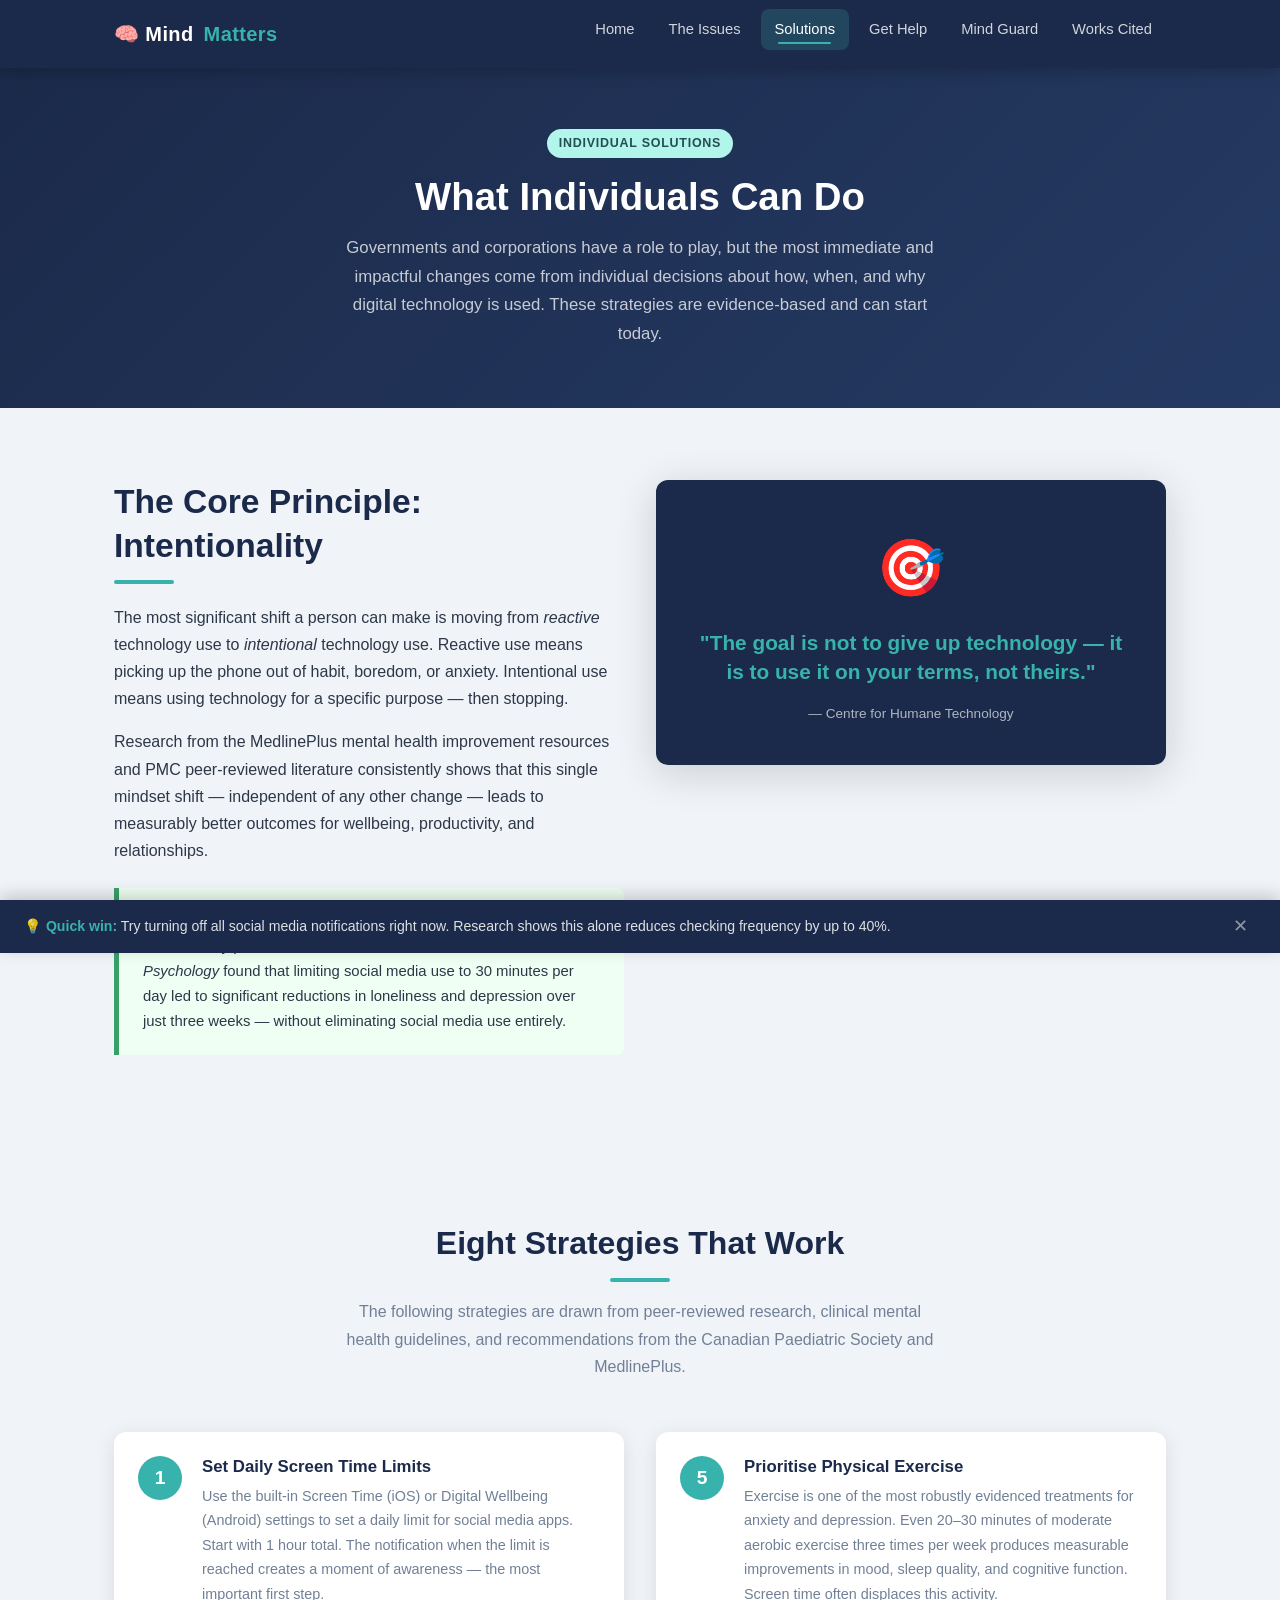
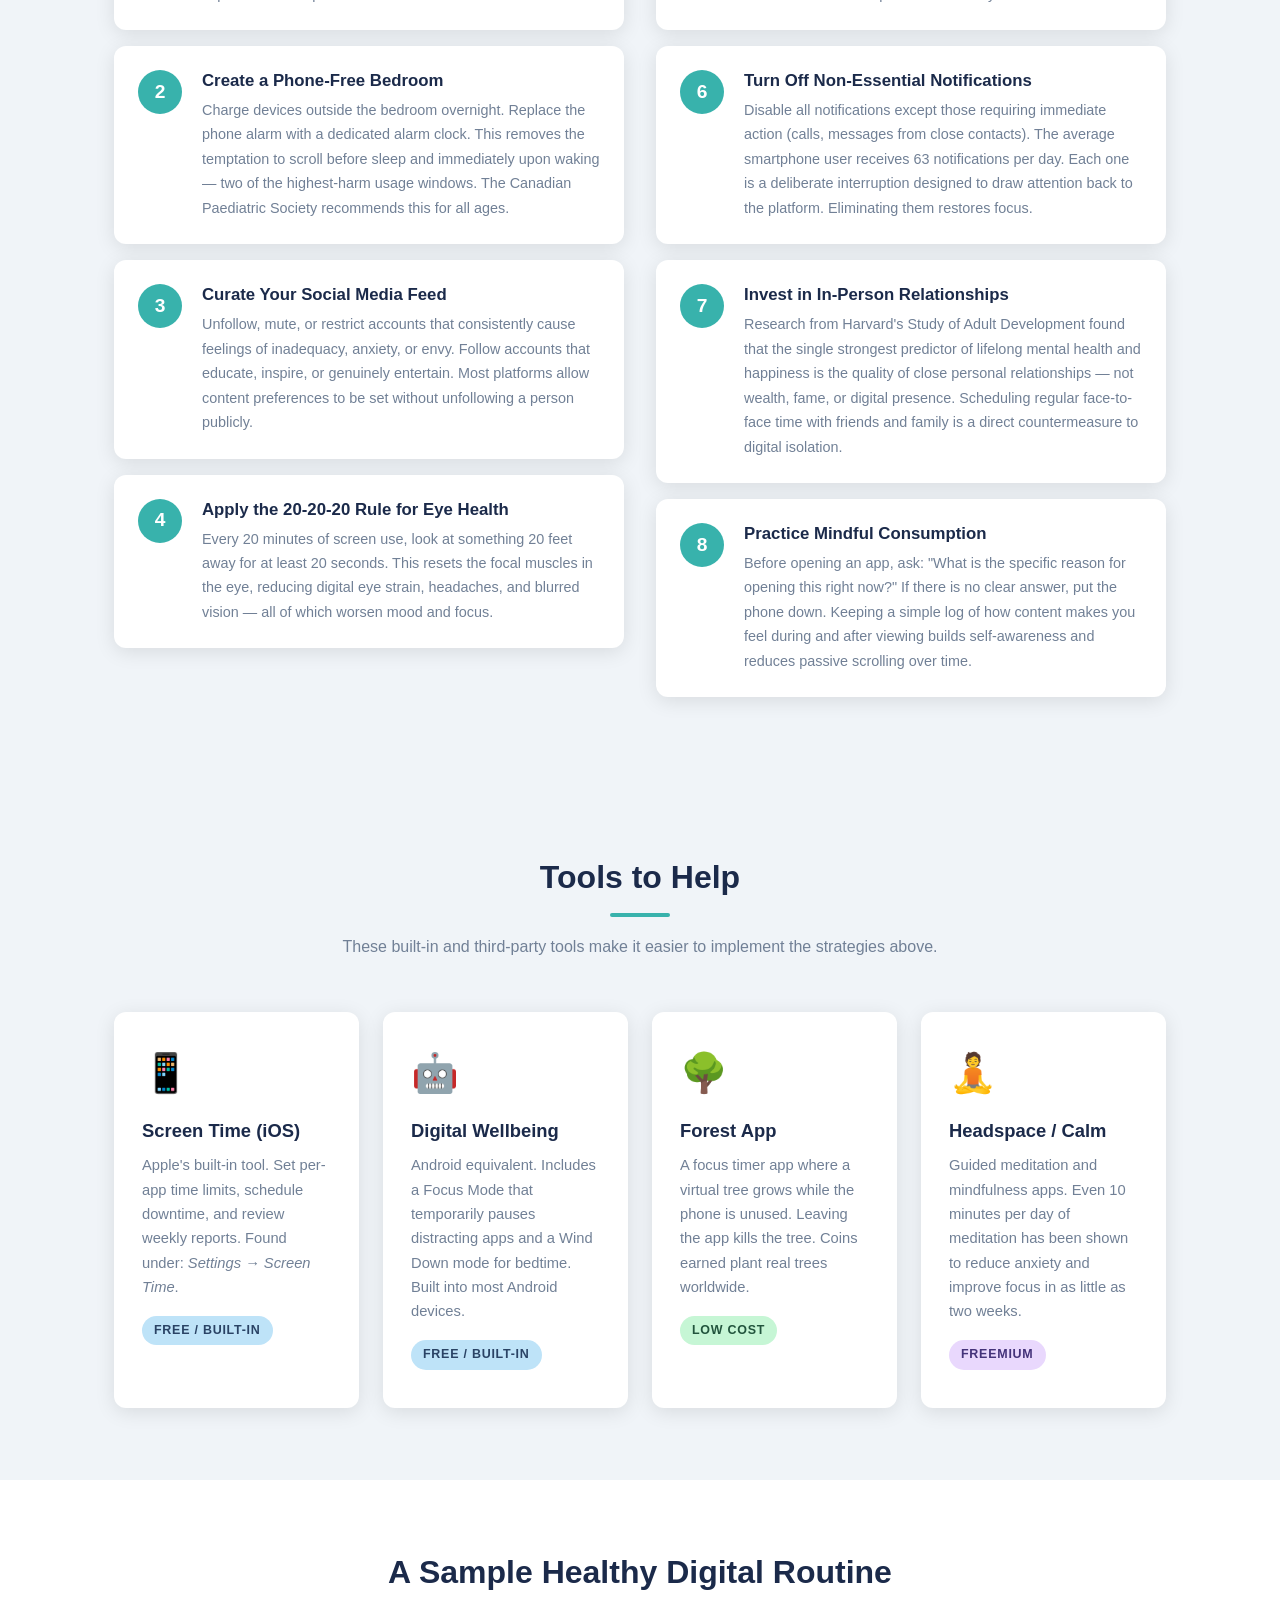
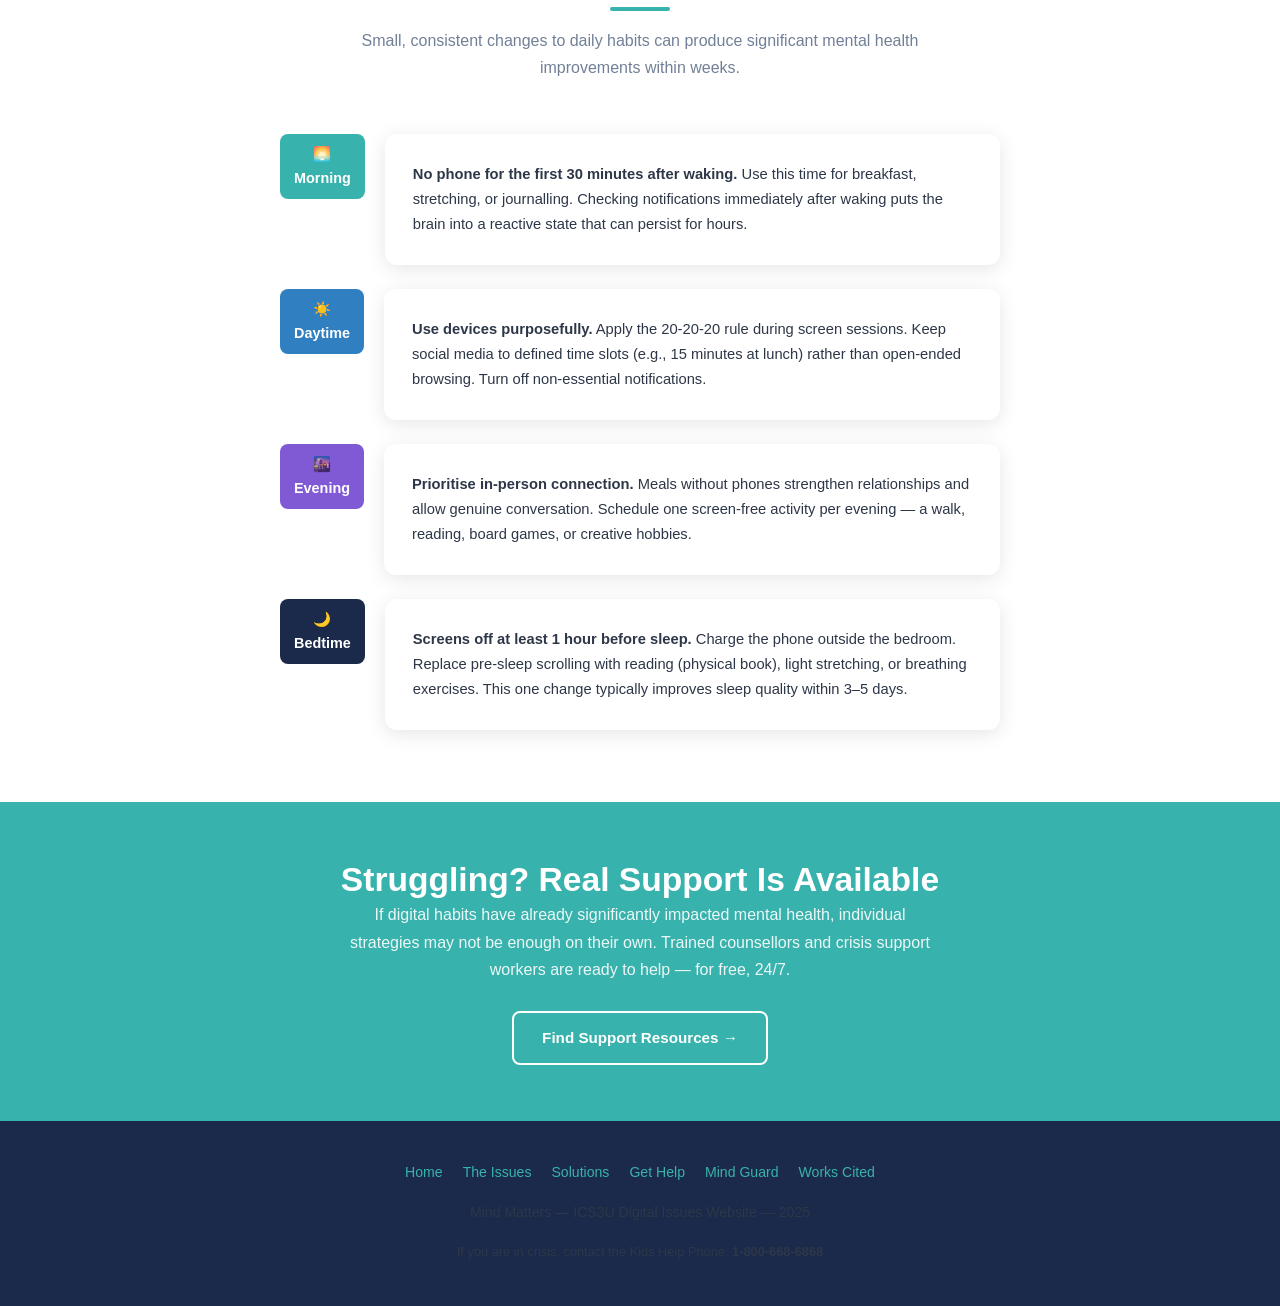
<file: digital-health/solutions.html>
<!DOCTYPE html>
<!--
    solutions.html
    Mind Matters: Digital Health & You
    Solutions page — practical, individual-level strategies for
    protecting mental health in a digital world.
    Emphasises actionable steps that any individual can take.

    Author  : Ammar Mahmood
    Course  : ICS3U
    Date    : March 2025
    Topic   : Mental and Emotional Health Concerns Related to Digital Technology
-->
<html lang="en">
<head>
    <meta charset="UTF-8">
    <meta name="viewport" content="width=device-width, initial-scale=1.0">
    <title>Solutions | Mind Matters</title>
    <!-- Shared stylesheet -->
    <link rel="stylesheet" href="css/styles.css">
</head>
<body>

<!-- ============================================================
     SITE HEADER & NAVIGATION
     ============================================================ -->
<header class="site-header">
    <div class="container">
        <nav class="nav-inner" aria-label="Main navigation">
            <a href="index.html" class="nav-logo" aria-label="Mind Matters home">
                🧠 Mind<span>Matters</span>
            </a>
            <ul class="nav-links">
                <li><a href="index.html">Home</a></li>
                <li><a href="issues.html">The Issues</a></li>
                <li><a href="solutions.html">Solutions</a></li>
                <li><a href="help.html">Get Help</a></li>
                <li><a href="game.html">Mind Guard</a></li>
                <li><a href="sources.html">Works Cited</a></li>
            </ul>
        </nav>
    </div>
</header>


<!-- ============================================================
     PAGE HERO
     ============================================================ -->
<section class="hero-inner" aria-label="Page header">
    <div class="container">
        <span class="tag tag-teal" style="margin-bottom:14px;">Individual Solutions</span>
        <h1>What Individuals Can Do</h1>
        <p>
            Governments and corporations have a role to play, but the most immediate
            and impactful changes come from individual decisions about how, when, and
            why digital technology is used. These strategies are evidence-based and
            can start today.
        </p>
    </div>
</section>


<!-- ============================================================
     PRINCIPLE INTRODUCTION
     ============================================================ -->
<section class="section" aria-labelledby="principle-heading">
    <div class="container">
        <div class="grid-2">
            <div>
                <h2 id="principle-heading">The Core Principle: Intentionality</h2>
                <div class="section-divider" style="margin:12px 0 20px 0;"></div>
                <p>
                    The most significant shift a person can make is moving from
                    <em>reactive</em> technology use to <em>intentional</em> technology use.
                    Reactive use means picking up the phone out of habit, boredom, or anxiety.
                    Intentional use means using technology for a specific purpose — then stopping.
                </p>
                <p>
                    Research from the MedlinePlus mental health improvement resources and
                    PMC peer-reviewed literature consistently shows that this single mindset
                    shift — independent of any other change — leads to measurably better
                    outcomes for wellbeing, productivity, and relationships.
                </p>
                <div class="callout success">
                    <p class="callout-title">The 30-Minute Rule</p>
                    <p>
                        A 2018 study published in the <em>Journal of Social and Clinical Psychology</em>
                        found that limiting social media use to 30 minutes per day led to significant
                        reductions in loneliness and depression over just three weeks — without
                        eliminating social media use entirely.
                    </p>
                </div>
            </div>

            <!-- Visual quote / impact statement -->
            <div style="display:flex; align-items:center; justify-content:center;">
                <div style="background:var(--navy); color:var(--white); border-radius:var(--radius); padding:40px; text-align:center; box-shadow:var(--shadow-lg);">
                    <div style="font-size:3.5rem; margin-bottom:12px;">🎯</div>
                    <blockquote style="font-size:1.3rem; font-weight:700; color:var(--teal); line-height:1.4; margin-bottom:16px;">
                        "The goal is not to give up technology — it is to use it on your terms, not theirs."
                    </blockquote>
                    <p style="color:rgba(255,255,255,0.65); font-size:0.85rem; margin:0;">
                        — Centre for Humane Technology
                    </p>
                </div>
            </div>
        </div>
    </div>
</section>


<!-- ============================================================
     EIGHT INDIVIDUAL SOLUTIONS
     Numbered solution items with mouseover slide effect
     ============================================================ -->
<section class="section" style="background:var(--light);" aria-labelledby="solutions-heading">
    <div class="container">
        <div class="section-header">
            <h2 id="solutions-heading">Eight Strategies That Work</h2>
            <div class="section-divider"></div>
            <p>
                The following strategies are drawn from peer-reviewed research,
                clinical mental health guidelines, and recommendations from
                the Canadian Paediatric Society and MedlinePlus.
            </p>
        </div>

        <div class="grid-2">

            <!-- Left column: solutions 1–4 -->
            <div>

                <!-- Solution 1 -->
                <div class="solution-item" aria-label="Solution 1: Set daily screen time limits">
                    <div class="solution-num">1</div>
                    <div class="solution-content">
                        <h4>Set Daily Screen Time Limits</h4>
                        <p>
                            Use the built-in Screen Time (iOS) or Digital Wellbeing (Android) settings to set
                            a daily limit for social media apps. Start with 1 hour total. The notification
                            when the limit is reached creates a moment of awareness — the most important
                            first step.
                        </p>
                    </div>
                </div>

                <!-- Solution 2 -->
                <div class="solution-item" aria-label="Solution 2: Create a phone-free bedroom">
                    <div class="solution-num">2</div>
                    <div class="solution-content">
                        <h4>Create a Phone-Free Bedroom</h4>
                        <p>
                            Charge devices outside the bedroom overnight. Replace the phone alarm with a
                            dedicated alarm clock. This removes the temptation to scroll before sleep and
                            immediately upon waking — two of the highest-harm usage windows.
                            The Canadian Paediatric Society recommends this for all ages.
                        </p>
                    </div>
                </div>

                <!-- Solution 3 -->
                <div class="solution-item" aria-label="Solution 3: Curate your social media feed">
                    <div class="solution-num">3</div>
                    <div class="solution-content">
                        <h4>Curate Your Social Media Feed</h4>
                        <p>
                            Unfollow, mute, or restrict accounts that consistently cause feelings of
                            inadequacy, anxiety, or envy. Follow accounts that educate, inspire, or
                            genuinely entertain. Most platforms allow content preferences to be set
                            without unfollowing a person publicly.
                        </p>
                    </div>
                </div>

                <!-- Solution 4 -->
                <div class="solution-item" aria-label="Solution 4: Apply the 20-20-20 rule">
                    <div class="solution-num">4</div>
                    <div class="solution-content">
                        <h4>Apply the 20-20-20 Rule for Eye Health</h4>
                        <p>
                            Every 20 minutes of screen use, look at something 20 feet away for at least
                            20 seconds. This resets the focal muscles in the eye, reducing digital eye
                            strain, headaches, and blurred vision — all of which worsen mood and focus.
                        </p>
                    </div>
                </div>

            </div>

            <!-- Right column: solutions 5–8 -->
            <div>

                <!-- Solution 5 -->
                <div class="solution-item" aria-label="Solution 5: Prioritise physical exercise">
                    <div class="solution-num">5</div>
                    <div class="solution-content">
                        <h4>Prioritise Physical Exercise</h4>
                        <p>
                            Exercise is one of the most robustly evidenced treatments for anxiety and
                            depression. Even 20–30 minutes of moderate aerobic exercise three times per
                            week produces measurable improvements in mood, sleep quality, and
                            cognitive function. Screen time often displaces this activity.
                        </p>
                    </div>
                </div>

                <!-- Solution 6 -->
                <div class="solution-item" aria-label="Solution 6: Turn off non-essential notifications">
                    <div class="solution-num">6</div>
                    <div class="solution-content">
                        <h4>Turn Off Non-Essential Notifications</h4>
                        <p>
                            Disable all notifications except those requiring immediate action (calls,
                            messages from close contacts). The average smartphone user receives 63
                            notifications per day. Each one is a deliberate interruption designed to
                            draw attention back to the platform. Eliminating them restores focus.
                        </p>
                    </div>
                </div>

                <!-- Solution 7 -->
                <div class="solution-item" aria-label="Solution 7: Invest in in-person relationships">
                    <div class="solution-num">7</div>
                    <div class="solution-content">
                        <h4>Invest in In-Person Relationships</h4>
                        <p>
                            Research from Harvard's Study of Adult Development found that the single
                            strongest predictor of lifelong mental health and happiness is the quality
                            of close personal relationships — not wealth, fame, or digital presence.
                            Scheduling regular face-to-face time with friends and family is a direct
                            countermeasure to digital isolation.
                        </p>
                    </div>
                </div>

                <!-- Solution 8 -->
                <div class="solution-item" aria-label="Solution 8: Practice mindful consumption">
                    <div class="solution-num">8</div>
                    <div class="solution-content">
                        <h4>Practice Mindful Consumption</h4>
                        <p>
                            Before opening an app, ask: "What is the specific reason for opening this
                            right now?" If there is no clear answer, put the phone down. Keeping a
                            simple log of how content makes you feel during and after viewing builds
                            self-awareness and reduces passive scrolling over time.
                        </p>
                    </div>
                </div>

            </div>
        </div>
    </div>
</section>


<!-- ============================================================
     PRACTICAL TOOLS & APPS SECTION
     Resources individuals can use to implement the solutions.
     ============================================================ -->
<section class="section" aria-labelledby="tools-heading">
    <div class="container">
        <div class="section-header">
            <h2 id="tools-heading">Tools to Help</h2>
            <div class="section-divider"></div>
            <p>These built-in and third-party tools make it easier to implement the strategies above.</p>
        </div>

        <!-- 4-column grid of tool cards -->
        <div class="grid-4">

            <!-- Tool Card: Screen Time (iOS) -->
            <div class="card">
                <span class="card-icon">📱</span>
                <h4 class="card-title">Screen Time (iOS)</h4>
                <p class="card-text">
                    Apple's built-in tool. Set per-app time limits,
                    schedule downtime, and review weekly reports.
                    Found under: <em>Settings → Screen Time</em>.
                </p>
                <span class="tag tag-blue">Free / Built-in</span>
            </div>

            <!-- Tool Card: Digital Wellbeing (Android) -->
            <div class="card">
                <span class="card-icon">🤖</span>
                <h4 class="card-title">Digital Wellbeing</h4>
                <p class="card-text">
                    Android equivalent. Includes a Focus Mode that
                    temporarily pauses distracting apps and a
                    Wind Down mode for bedtime. Built into most Android devices.
                </p>
                <span class="tag tag-blue">Free / Built-in</span>
            </div>

            <!-- Tool Card: Forest App -->
            <div class="card">
                <span class="card-icon">🌳</span>
                <h4 class="card-title">Forest App</h4>
                <p class="card-text">
                    A focus timer app where a virtual tree grows while
                    the phone is unused. Leaving the app kills the tree.
                    Coins earned plant real trees worldwide.
                </p>
                <span class="tag tag-green">Low Cost</span>
            </div>

            <!-- Tool Card: Headspace / Calm -->
            <div class="card">
                <span class="card-icon">🧘</span>
                <h4 class="card-title">Headspace / Calm</h4>
                <p class="card-text">
                    Guided meditation and mindfulness apps. Even
                    10 minutes per day of meditation has been shown
                    to reduce anxiety and improve focus in as little
                    as two weeks.
                </p>
                <span class="tag tag-purple">Freemium</span>
            </div>

        </div>
    </div>
</section>


<!-- ============================================================
     HEALTHY ROUTINE VISUAL SECTION
     Shows a sample daily routine that integrates digital wellbeing
     ============================================================ -->
<section class="section" style="background:var(--white);" aria-labelledby="routine-heading">
    <div class="container">
        <div class="section-header">
            <h2 id="routine-heading">A Sample Healthy Digital Routine</h2>
            <div class="section-divider"></div>
            <p>
                Small, consistent changes to daily habits can produce significant
                mental health improvements within weeks.
            </p>
        </div>

        <!-- Timeline-style routine display -->
        <div style="max-width:720px; margin:0 auto;">

            <!-- Morning block -->
            <div style="display:flex; gap:20px; margin-bottom:24px; align-items:flex-start;">
                <div style="background:var(--teal); color:var(--white); border-radius:var(--radius-sm); padding:8px 14px; font-weight:700; font-size:0.9rem; white-space:nowrap; flex-shrink:0; min-width:80px; text-align:center;">
                    🌅<br>Morning
                </div>
                <div class="card" style="flex:1; margin:0;">
                    <p style="margin:0; font-size:0.92rem;">
                        <strong>No phone for the first 30 minutes after waking.</strong>
                        Use this time for breakfast, stretching, or journalling.
                        Checking notifications immediately after waking puts the brain into
                        a reactive state that can persist for hours.
                    </p>
                </div>
            </div>

            <!-- Daytime block -->
            <div style="display:flex; gap:20px; margin-bottom:24px; align-items:flex-start;">
                <div style="background:var(--blue); color:var(--white); border-radius:var(--radius-sm); padding:8px 14px; font-weight:700; font-size:0.9rem; white-space:nowrap; flex-shrink:0; min-width:80px; text-align:center;">
                    ☀️<br>Daytime
                </div>
                <div class="card" style="flex:1; margin:0;">
                    <p style="margin:0; font-size:0.92rem;">
                        <strong>Use devices purposefully.</strong>
                        Apply the 20-20-20 rule during screen sessions.
                        Keep social media to defined time slots (e.g., 15 minutes at lunch)
                        rather than open-ended browsing. Turn off non-essential notifications.
                    </p>
                </div>
            </div>

            <!-- Evening block -->
            <div style="display:flex; gap:20px; margin-bottom:24px; align-items:flex-start;">
                <div style="background:var(--purple); color:var(--white); border-radius:var(--radius-sm); padding:8px 14px; font-weight:700; font-size:0.9rem; white-space:nowrap; flex-shrink:0; min-width:80px; text-align:center;">
                    🌆<br>Evening
                </div>
                <div class="card" style="flex:1; margin:0;">
                    <p style="margin:0; font-size:0.92rem;">
                        <strong>Prioritise in-person connection.</strong>
                        Meals without phones strengthen relationships and allow genuine
                        conversation. Schedule one screen-free activity per evening —
                        a walk, reading, board games, or creative hobbies.
                    </p>
                </div>
            </div>

            <!-- Bedtime block -->
            <div style="display:flex; gap:20px; align-items:flex-start;">
                <div style="background:var(--navy); color:var(--white); border-radius:var(--radius-sm); padding:8px 14px; font-weight:700; font-size:0.9rem; white-space:nowrap; flex-shrink:0; min-width:80px; text-align:center;">
                    🌙<br>Bedtime
                </div>
                <div class="card" style="flex:1; margin:0;">
                    <p style="margin:0; font-size:0.92rem;">
                        <strong>Screens off at least 1 hour before sleep.</strong>
                        Charge the phone outside the bedroom. Replace pre-sleep
                        scrolling with reading (physical book), light stretching,
                        or breathing exercises. This one change typically improves
                        sleep quality within 3–5 days.
                    </p>
                </div>
            </div>

        </div>
    </div>
</section>


<!-- ============================================================
     CALL TO ACTION: GET HELP
     ============================================================ -->
<div class="band band-teal" aria-label="Get help call to action">
    <div class="container">
        <h2 style="color:var(--white);">Struggling? Real Support Is Available</h2>
        <p style="color:rgba(255,255,255,0.90);">
            If digital habits have already significantly impacted mental health,
            individual strategies may not be enough on their own. Trained counsellors
            and crisis support workers are ready to help — for free, 24/7.
        </p>
        <a href="help.html" class="btn btn-outline">Find Support Resources &rarr;</a>
    </div>
</div>


<!-- ============================================================
     SITE FOOTER
     ============================================================ -->
<footer class="site-footer" aria-label="Site footer">
    <div class="container">
        <ul class="footer-links">
            <li><a href="index.html">Home</a></li>
            <li><a href="issues.html">The Issues</a></li>
            <li><a href="solutions.html">Solutions</a></li>
            <li><a href="help.html">Get Help</a></li>
            <li><a href="game.html">Mind Guard</a></li>
            <li><a href="sources.html">Works Cited</a></li>
        </ul>
        <p>Mind Matters &mdash; ICS3U Digital Issues Website &mdash; 2025</p>
        <p style="margin-top:6px; font-size:0.80rem;">
            If you are in crisis, contact the Kids Help Phone: <strong>1-800-668-6868</strong>
        </p>
    </div>
</footer>


<!-- Tip bar -->
<div id="tip-bar" role="complementary" aria-label="Wellness tip">
    <span class="tip-text">
        💡 <strong>Quick win:</strong> Try turning off all social media notifications right now. Research shows this alone reduces checking frequency by up to 40%.
    </span>
    <button id="tip-bar-close" aria-label="Dismiss tip">✕</button>
</div>


<script src="js/main.js"></script>
</body>
</html>
</file>
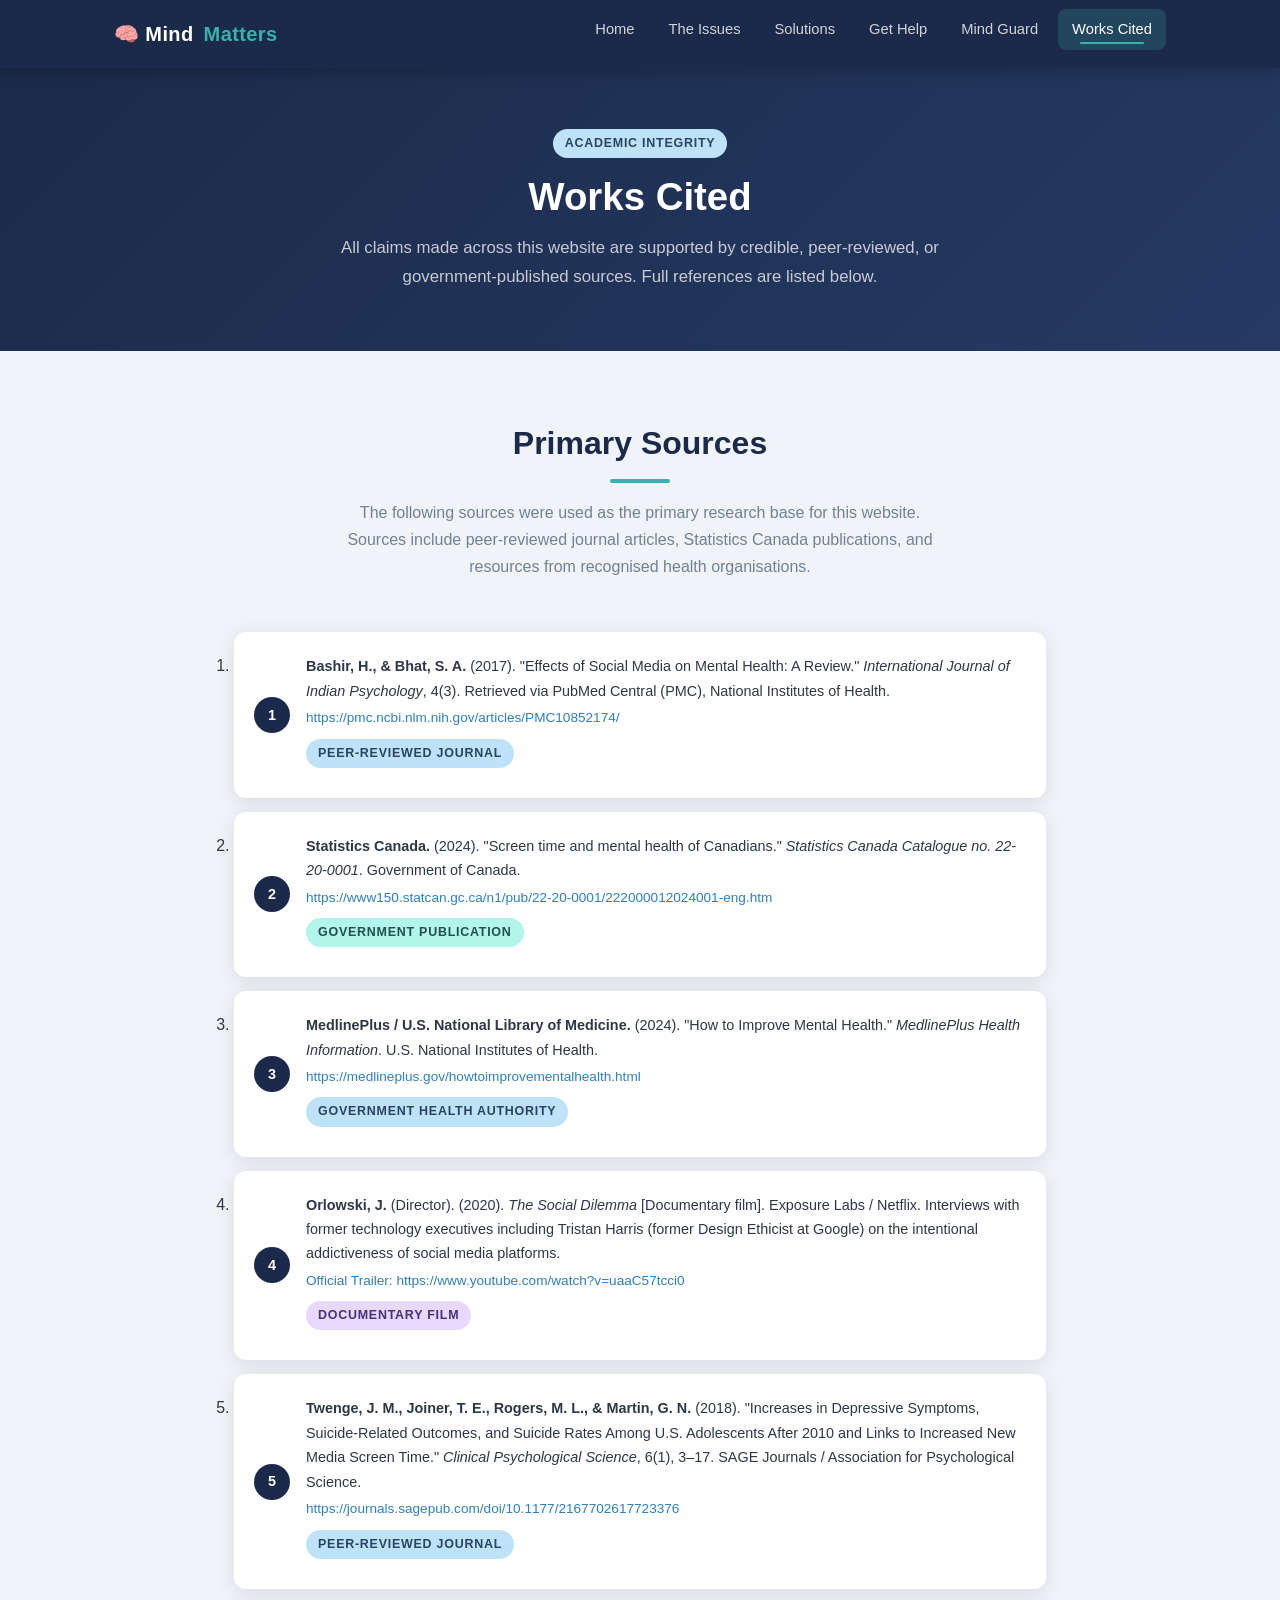
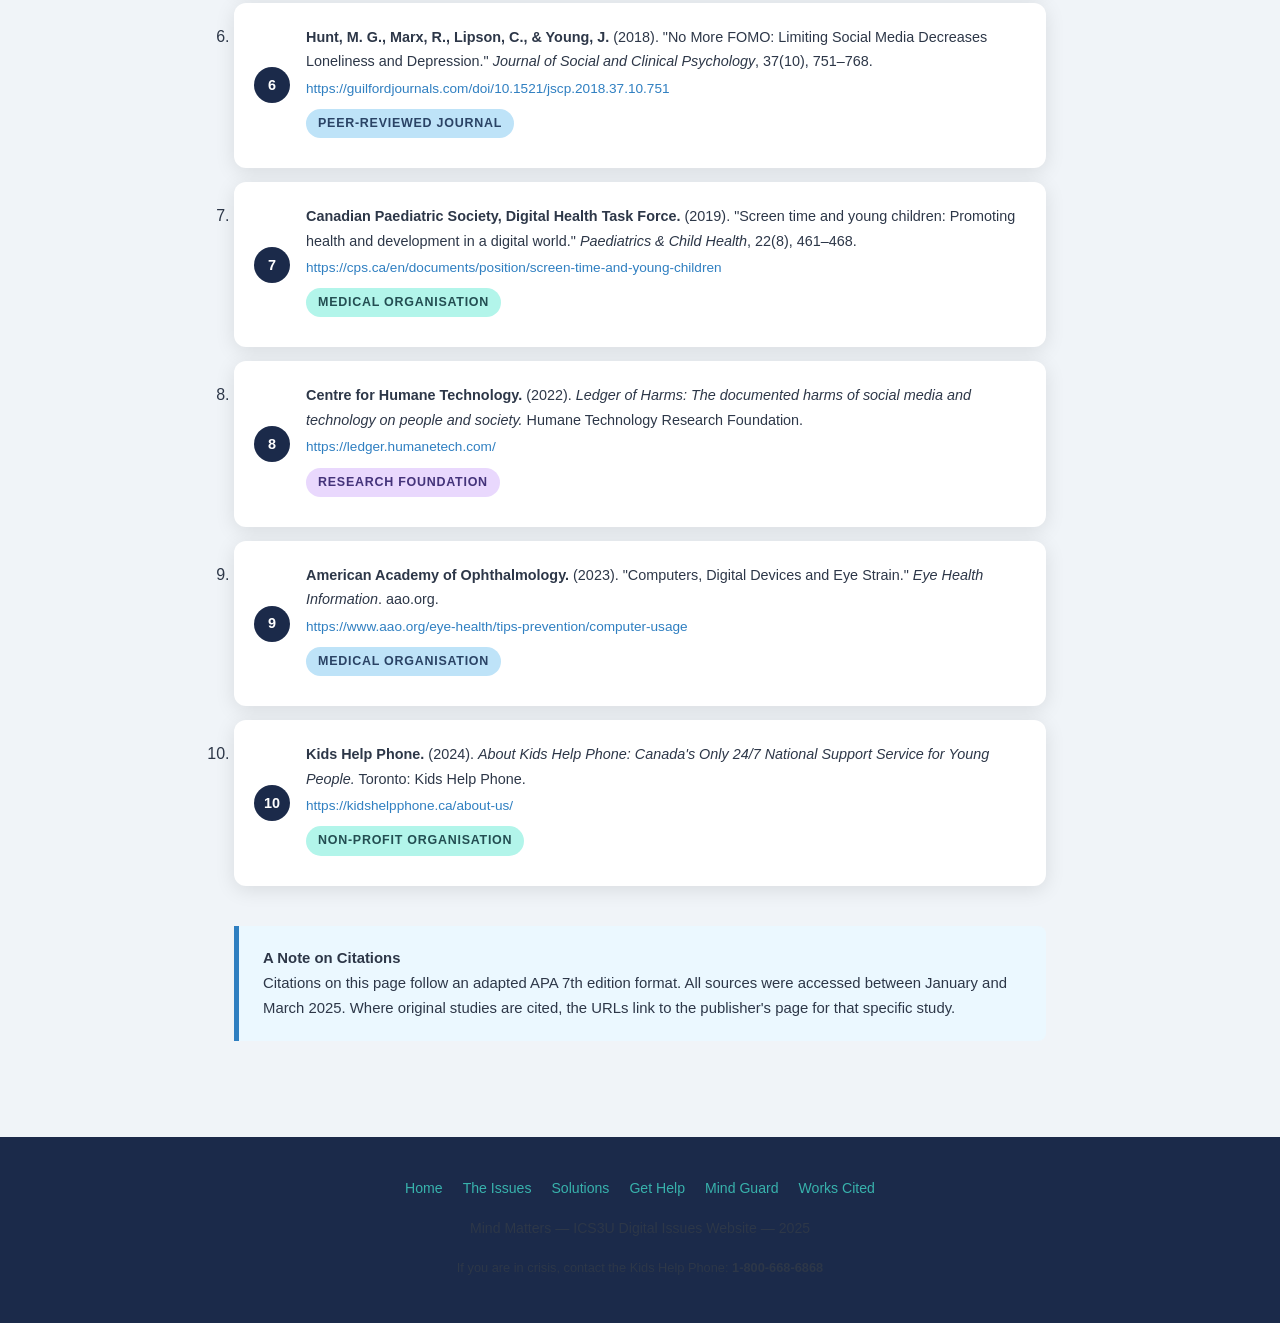
<file: digital-health/sources.html>
<!DOCTYPE html>
<!--
    sources.html
    Mind Matters: Digital Health & You
    Works Cited / Sources page — lists all references used across
    the website in a clear, readable format with full URLs.
    Includes at least 5 credible sources as required by the rubric.

    Author  : Ammar Mahmood
    Course  : ICS3U
    Date    : March 2025
    Topic   : Mental and Emotional Health Concerns Related to Digital Technology
-->
<html lang="en">
<head>
    <meta charset="UTF-8">
    <meta name="viewport" content="width=device-width, initial-scale=1.0">
    <title>Works Cited | Mind Matters</title>
    <!-- Shared stylesheet -->
    <link rel="stylesheet" href="css/styles.css">
</head>
<body>

<!-- ============================================================
     SITE HEADER & NAVIGATION
     ============================================================ -->
<header class="site-header">
    <div class="container">
        <nav class="nav-inner" aria-label="Main navigation">
            <a href="index.html" class="nav-logo" aria-label="Mind Matters home">
                🧠 Mind<span>Matters</span>
            </a>
            <ul class="nav-links">
                <li><a href="index.html">Home</a></li>
                <li><a href="issues.html">The Issues</a></li>
                <li><a href="solutions.html">Solutions</a></li>
                <li><a href="help.html">Get Help</a></li>
                <li><a href="game.html">Mind Guard</a></li>
                <li><a href="sources.html">Works Cited</a></li>
            </ul>
        </nav>
    </div>
</header>


<!-- ============================================================
     PAGE HERO
     ============================================================ -->
<section class="hero-inner" aria-label="Page header">
    <div class="container">
        <span class="tag tag-blue" style="margin-bottom:14px;">Academic Integrity</span>
        <h1>Works Cited</h1>
        <p>
            All claims made across this website are supported by credible, peer-reviewed,
            or government-published sources. Full references are listed below.
        </p>
    </div>
</section>


<!-- ============================================================
     SOURCES LIST
     Numbered automatically via CSS counter on .source-list
     ============================================================ -->
<section class="section" aria-labelledby="sources-heading">
    <div class="container" style="max-width:860px;">

        <div class="section-header">
            <h2 id="sources-heading">Primary Sources</h2>
            <div class="section-divider"></div>
            <p>
                The following sources were used as the primary research base for this website.
                Sources include peer-reviewed journal articles, Statistics Canada publications,
                and resources from recognised health organisations.
            </p>
        </div>

        <!-- Source list — numbers applied via CSS counter -->
        <ol class="source-list" aria-label="Works cited">

            <!-- Source 1: PMC / NIH -->
            <li class="source-item">
                <p>
                    <strong>Bashir, H., &amp; Bhat, S. A.</strong> (2017).
                    "Effects of Social Media on Mental Health: A Review."
                    <em>International Journal of Indian Psychology</em>, 4(3).
                    Retrieved via PubMed Central (PMC), National Institutes of Health.
                </p>
                <a href="https://pmc.ncbi.nlm.nih.gov/articles/PMC10852174/" target="_blank" rel="noopener">
                    https://pmc.ncbi.nlm.nih.gov/articles/PMC10852174/
                </a>
                <br>
                <span class="tag tag-blue" style="margin-top:8px;">Peer-Reviewed Journal</span>
            </li>

            <!-- Source 2: Statistics Canada -->
            <li class="source-item">
                <p>
                    <strong>Statistics Canada.</strong> (2024).
                    "Screen time and mental health of Canadians."
                    <em>Statistics Canada Catalogue no. 22-20-0001</em>.
                    Government of Canada.
                </p>
                <a href="https://www150.statcan.gc.ca/n1/pub/22-20-0001/222000012024001-eng.htm" target="_blank" rel="noopener">
                    https://www150.statcan.gc.ca/n1/pub/22-20-0001/222000012024001-eng.htm
                </a>
                <br>
                <span class="tag tag-teal" style="margin-top:8px;">Government Publication</span>
            </li>

            <!-- Source 3: MedlinePlus -->
            <li class="source-item">
                <p>
                    <strong>MedlinePlus / U.S. National Library of Medicine.</strong> (2024).
                    "How to Improve Mental Health."
                    <em>MedlinePlus Health Information</em>.
                    U.S. National Institutes of Health.
                </p>
                <a href="https://medlineplus.gov/howtoimprovementalhealth.html" target="_blank" rel="noopener">
                    https://medlineplus.gov/howtoimprovementalhealth.html
                </a>
                <br>
                <span class="tag tag-blue" style="margin-top:8px;">Government Health Authority</span>
            </li>

            <!-- Source 4: The Social Dilemma -->
            <li class="source-item">
                <p>
                    <strong>Orlowski, J.</strong> (Director). (2020).
                    <em>The Social Dilemma</em> [Documentary film].
                    Exposure Labs / Netflix.
                    Interviews with former technology executives including Tristan Harris
                    (former Design Ethicist at Google) on the intentional addictiveness
                    of social media platforms.
                </p>
                <a href="https://www.youtube.com/watch?v=uaaC57tcci0" target="_blank" rel="noopener">
                    Official Trailer: https://www.youtube.com/watch?v=uaaC57tcci0
                </a>
                <br>
                <span class="tag tag-purple" style="margin-top:8px;">Documentary Film</span>
            </li>

            <!-- Source 5: Twenge et al. / JAMA Pediatrics reference -->
            <li class="source-item">
                <p>
                    <strong>Twenge, J. M., Joiner, T. E., Rogers, M. L., &amp; Martin, G. N.</strong> (2018).
                    "Increases in Depressive Symptoms, Suicide-Related Outcomes, and Suicide Rates
                    Among U.S. Adolescents After 2010 and Links to Increased New Media Screen Time."
                    <em>Clinical Psychological Science</em>, 6(1), 3–17.
                    SAGE Journals / Association for Psychological Science.
                </p>
                <a href="https://journals.sagepub.com/doi/10.1177/2167702617723376" target="_blank" rel="noopener">
                    https://journals.sagepub.com/doi/10.1177/2167702617723376
                </a>
                <br>
                <span class="tag tag-blue" style="margin-top:8px;">Peer-Reviewed Journal</span>
            </li>

            <!-- Source 6: Hunt et al. (30 min social media study) -->
            <li class="source-item">
                <p>
                    <strong>Hunt, M. G., Marx, R., Lipson, C., &amp; Young, J.</strong> (2018).
                    "No More FOMO: Limiting Social Media Decreases Loneliness and Depression."
                    <em>Journal of Social and Clinical Psychology</em>, 37(10), 751–768.
                </p>
                <a href="https://guilfordjournals.com/doi/10.1521/jscp.2018.37.10.751" target="_blank" rel="noopener">
                    https://guilfordjournals.com/doi/10.1521/jscp.2018.37.10.751
                </a>
                <br>
                <span class="tag tag-blue" style="margin-top:8px;">Peer-Reviewed Journal</span>
            </li>

            <!-- Source 7: Canadian Paediatric Society -->
            <li class="source-item">
                <p>
                    <strong>Canadian Paediatric Society, Digital Health Task Force.</strong> (2019).
                    "Screen time and young children: Promoting health and development in a
                    digital world."
                    <em>Paediatrics &amp; Child Health</em>, 22(8), 461–468.
                </p>
                <a href="https://cps.ca/en/documents/position/screen-time-and-young-children" target="_blank" rel="noopener">
                    https://cps.ca/en/documents/position/screen-time-and-young-children
                </a>
                <br>
                <span class="tag tag-teal" style="margin-top:8px;">Medical Organisation</span>
            </li>

            <!-- Source 8: Centre for Humane Technology -->
            <li class="source-item">
                <p>
                    <strong>Centre for Humane Technology.</strong> (2022).
                    <em>Ledger of Harms: The documented harms of social media
                    and technology on people and society.</em>
                    Humane Technology Research Foundation.
                </p>
                <a href="https://ledger.humanetech.com/" target="_blank" rel="noopener">
                    https://ledger.humanetech.com/
                </a>
                <br>
                <span class="tag tag-purple" style="margin-top:8px;">Research Foundation</span>
            </li>

            <!-- Source 9: American Academy of Ophthalmology (20-20-20 rule) -->
            <li class="source-item">
                <p>
                    <strong>American Academy of Ophthalmology.</strong> (2023).
                    "Computers, Digital Devices and Eye Strain."
                    <em>Eye Health Information</em>.
                    aao.org.
                </p>
                <a href="https://www.aao.org/eye-health/tips-prevention/computer-usage" target="_blank" rel="noopener">
                    https://www.aao.org/eye-health/tips-prevention/computer-usage
                </a>
                <br>
                <span class="tag tag-blue" style="margin-top:8px;">Medical Organisation</span>
            </li>

            <!-- Source 10: Kids Help Phone (resource cited on help.html) -->
            <li class="source-item">
                <p>
                    <strong>Kids Help Phone.</strong> (2024).
                    <em>About Kids Help Phone: Canada's Only 24/7 National Support Service for Young People.</em>
                    Toronto: Kids Help Phone.
                </p>
                <a href="https://kidshelpphone.ca/about-us/" target="_blank" rel="noopener">
                    https://kidshelpphone.ca/about-us/
                </a>
                <br>
                <span class="tag tag-teal" style="margin-top:8px;">Non-Profit Organisation</span>
            </li>

        </ol>

        <!-- Note on formatting -->
        <div class="callout" style="margin-top:40px;">
            <p class="callout-title">A Note on Citations</p>
            <p>
                Citations on this page follow an adapted APA 7th edition format.
                All sources were accessed between January and March 2025.
                Where original studies are cited, the URLs link to the publisher's
                page for that specific study.
            </p>
        </div>

    </div>
</section>


<!-- ============================================================
     SITE FOOTER
     ============================================================ -->
<footer class="site-footer" aria-label="Site footer">
    <div class="container">
        <ul class="footer-links">
            <li><a href="index.html">Home</a></li>
            <li><a href="issues.html">The Issues</a></li>
            <li><a href="solutions.html">Solutions</a></li>
            <li><a href="help.html">Get Help</a></li>
            <li><a href="game.html">Mind Guard</a></li>
            <li><a href="sources.html">Works Cited</a></li>
        </ul>
        <p>Mind Matters &mdash; ICS3U Digital Issues Website &mdash; 2025</p>
        <p style="margin-top:6px; font-size:0.80rem;">
            If you are in crisis, contact the Kids Help Phone: <strong>1-800-668-6868</strong>
        </p>
    </div>
</footer>


<script src="js/main.js"></script>
</body>
</html>
</file>
<file: digital-health/css/styles.css>
/*
 * styles.css
 * Main stylesheet for "Mind Matters: Digital Health & You"
 * Covers layout, typography, colour palette, animations,
 * navigation, cards, hero sections, and all page-specific styles.
 *
 * Colour Palette:
 *   --navy      #1B2A4A   Primary dark (header, footer)
 *   --blue      #2F7FC1   Primary accent
 *   --teal      #38B2AC   Secondary accent / positive
 *   --red       #E53E3E   Warning / negative
 *   --light     #F0F4F8   Page background
 *   --white     #FFFFFF   Cards, panels
 *   --text      #2D3748   Body text
 *   --muted     #718096   Subdued text
 */

/* ============================================================
   CSS Custom Properties (Variables)
   ============================================================ */
:root {
    --navy:       #1B2A4A;
    --navy-light: #253A63;
    --blue:       #2F7FC1;
    --blue-light: #4A9FD4;
    --teal:       #38B2AC;
    --teal-light: #4FD1CB;
    --red:        #E53E3E;
    --red-light:  #FC8181;
    --green:      #38A169;
    --yellow:     #D69E2E;
    --purple:     #805AD5;
    --light:      #F0F4F8;
    --white:      #FFFFFF;
    --text:       #2D3748;
    --muted:      #718096;
    --border:     #CBD5E0;
    --shadow:     0 4px 20px rgba(0,0,0,0.10);
    --shadow-lg:  0 8px 40px rgba(0,0,0,0.16);
    --radius:     12px;
    --radius-sm:  8px;
    --transition: 0.3s ease;
}

/* ============================================================
   Reset & Base
   ============================================================ */
*, *::before, *::after {
    box-sizing: border-box;
    margin: 0;
    padding: 0;
}

html {
    scroll-behavior: smooth;
}

body {
    font-family: 'Segoe UI', 'Helvetica Neue', Arial, sans-serif;
    background-color: var(--light);
    color: var(--text);
    line-height: 1.7;
    font-size: 16px;
}

img {
    max-width: 100%;
    height: auto;
    display: block;
}

a {
    color: var(--blue);
    text-decoration: none;
    transition: color var(--transition);
}

a:hover {
    color: var(--teal);
}

ul {
    list-style: none;
}

/* ============================================================
   Typography
   ============================================================ */
h1, h2, h3, h4, h5 {
    font-weight: 700;
    color: var(--navy);
    line-height: 1.3;
}

h1 { font-size: 2.8rem; }
h2 { font-size: 2.1rem; }
h3 { font-size: 1.5rem; }
h4 { font-size: 1.2rem; }
h5 { font-size: 1.0rem; }

p {
    margin-bottom: 1rem;
    color: var(--text);
}

.text-muted { color: var(--muted); }
.text-center { text-align: center; }
.text-white  { color: var(--white); }

/* ============================================================
   Layout Utilities
   ============================================================ */
.container {
    max-width: 1100px;
    margin: 0 auto;
    padding: 0 24px;
}

.section {
    padding: 72px 0;
}

.section-sm {
    padding: 40px 0;
}

.grid-2 {
    display: grid;
    grid-template-columns: repeat(2, 1fr);
    gap: 32px;
    align-items: start;
}

.grid-3 {
    display: grid;
    grid-template-columns: repeat(3, 1fr);
    gap: 28px;
}

.grid-4 {
    display: grid;
    grid-template-columns: repeat(4, 1fr);
    gap: 24px;
}

.flex {
    display: flex;
    align-items: center;
}

.flex-center {
    display: flex;
    align-items: center;
    justify-content: center;
}

.gap-16 { gap: 16px; }
.gap-24 { gap: 24px; }

.mb-8  { margin-bottom: 8px; }
.mb-16 { margin-bottom: 16px; }
.mb-24 { margin-bottom: 24px; }
.mb-40 { margin-bottom: 40px; }

/* ============================================================
   Navigation
   ============================================================ */
.site-header {
    background: var(--navy);
    position: sticky;
    top: 0;
    z-index: 1000;
    box-shadow: 0 2px 16px rgba(0,0,0,0.25);
}

.nav-inner {
    display: flex;
    align-items: center;
    justify-content: space-between;
    height: 68px;
}

/* Site logo / brand */
.nav-logo {
    font-size: 1.25rem;
    font-weight: 800;
    color: var(--white);
    letter-spacing: 0.02em;
    display: flex;
    align-items: center;
    gap: 10px;
}

.nav-logo span {
    color: var(--teal);
}

/* Navigation links list */
.nav-links {
    display: flex;
    align-items: center;
    gap: 6px;
}

.nav-links li a {
    color: rgba(255,255,255,0.80);
    font-size: 0.92rem;
    font-weight: 500;
    padding: 8px 14px;
    border-radius: var(--radius-sm);
    transition: background var(--transition), color var(--transition);
    position: relative;
    display: inline-block;
    overflow: hidden;
}

/* Mouseover effect: expanding underline on nav links */
.nav-links li a::after {
    content: '';
    position: absolute;
    bottom: 6px;
    left: 50%;
    width: 0;
    height: 2px;
    background: var(--teal);
    border-radius: 2px;
    transition: width var(--transition), left var(--transition);
}

.nav-links li a:hover {
    color: var(--white);
    background: rgba(255,255,255,0.08);
}

.nav-links li a:hover::after {
    width: 60%;
    left: 20%;
}

/* Active page highlight */
.nav-links li a.active {
    color: var(--white);
    background: rgba(56, 178, 172, 0.20);
}

.nav-links li a.active::after {
    width: 60%;
    left: 20%;
    background: var(--teal);
}

/* ============================================================
   Buttons
   ============================================================ */
.btn {
    display: inline-block;
    padding: 12px 28px;
    border-radius: var(--radius-sm);
    font-weight: 600;
    font-size: 0.95rem;
    cursor: pointer;
    border: none;
    transition: transform var(--transition), box-shadow var(--transition), background var(--transition);
    text-align: center;
}

.btn:hover {
    transform: translateY(-2px);
    box-shadow: var(--shadow);
}

.btn-primary {
    background: var(--blue);
    color: var(--white);
}

.btn-primary:hover {
    background: var(--blue-light);
    color: var(--white);
}

.btn-teal {
    background: var(--teal);
    color: var(--white);
}

.btn-teal:hover {
    background: var(--teal-light);
    color: var(--white);
}

.btn-outline {
    background: transparent;
    border: 2px solid var(--white);
    color: var(--white);
}

.btn-outline:hover {
    background: var(--white);
    color: var(--navy);
}

/* ============================================================
   Cards
   ============================================================ */
.card {
    background: var(--white);
    border-radius: var(--radius);
    padding: 28px;
    box-shadow: var(--shadow);
    transition: transform var(--transition), box-shadow var(--transition);
}

/* Mouseover effect: lift cards on hover */
.card:hover {
    transform: translateY(-6px);
    box-shadow: var(--shadow-lg);
}

.card-icon {
    font-size: 2.4rem;
    margin-bottom: 14px;
    display: block;
}

.card-title {
    font-size: 1.15rem;
    font-weight: 700;
    color: var(--navy);
    margin-bottom: 10px;
}

.card-text {
    color: var(--muted);
    font-size: 0.92rem;
    line-height: 1.65;
}

/* Flip card variant used on issues page */
.flip-card {
    perspective: 1200px;
    height: 260px;
    cursor: pointer;
}

.flip-card-inner {
    position: relative;
    width: 100%;
    height: 100%;
    transition: transform 0.65s;
    transform-style: preserve-3d;
}

/* Mouseover effect: flip card on hover */
.flip-card:hover .flip-card-inner {
    transform: rotateY(180deg);
}

.flip-front, .flip-back {
    position: absolute;
    width: 100%;
    height: 100%;
    border-radius: var(--radius);
    backface-visibility: hidden;
    -webkit-backface-visibility: hidden;
    padding: 24px;
    display: flex;
    flex-direction: column;
    justify-content: center;
    align-items: center;
    text-align: center;
    box-shadow: var(--shadow);
}

.flip-front {
    background: var(--white);
}

.flip-back {
    background: var(--navy);
    color: var(--white);
    transform: rotateY(180deg);
}

.flip-back p {
    color: rgba(255,255,255,0.85);
    font-size: 0.90rem;
    line-height: 1.6;
}

.flip-back .flip-stat {
    font-size: 1.8rem;
    font-weight: 800;
    color: var(--teal);
    margin-bottom: 8px;
}

/* ============================================================
   Hero Sections
   ============================================================ */
.hero {
    background: linear-gradient(135deg, var(--navy) 0%, var(--navy-light) 60%, #1a3a5c 100%);
    color: var(--white);
    padding: 100px 0 80px;
    text-align: center;
    position: relative;
    overflow: hidden;
}

.hero h1 {
    color: var(--white);
    font-size: 3.2rem;
    margin-bottom: 20px;
    line-height: 1.15;
}

.hero h1 span {
    color: var(--teal);
}

.hero p.lead {
    font-size: 1.2rem;
    color: rgba(255,255,255,0.80);
    max-width: 680px;
    margin: 0 auto 36px;
}

.hero-buttons {
    display: flex;
    gap: 16px;
    justify-content: center;
    flex-wrap: wrap;
}

/* Animated circles in hero background */
.hero-bg-circle {
    position: absolute;
    border-radius: 50%;
    background: rgba(255,255,255,0.04);
    animation: floatCircle 8s ease-in-out infinite;
}

.hero-bg-circle:nth-child(1) { width: 300px; height: 300px; top: -80px; right: -60px; animation-delay: 0s; }
.hero-bg-circle:nth-child(2) { width: 200px; height: 200px; bottom: -50px; left: -40px; animation-delay: 2s; }
.hero-bg-circle:nth-child(3) { width: 150px; height: 150px; top: 40%; left: 15%; animation-delay: 4s; }

@keyframes floatCircle {
    0%, 100% { transform: translateY(0px) scale(1); }
    50%       { transform: translateY(-24px) scale(1.05); }
}

/* Inner hero (used on sub-pages) */
.hero-inner {
    background: linear-gradient(135deg, var(--navy) 0%, var(--navy-light) 100%);
    color: var(--white);
    padding: 60px 0;
    text-align: center;
}

.hero-inner h1 {
    color: var(--white);
    font-size: 2.4rem;
    margin-bottom: 12px;
}

.hero-inner p {
    color: rgba(255,255,255,0.75);
    font-size: 1.05rem;
    max-width: 600px;
    margin: 0 auto;
}

/* ============================================================
   Section Headers
   ============================================================ */
.section-header {
    text-align: center;
    margin-bottom: 52px;
}

.section-header h2 {
    font-size: 2rem;
    margin-bottom: 12px;
}

.section-header p {
    color: var(--muted);
    max-width: 600px;
    margin: 0 auto;
}

.section-divider {
    width: 60px;
    height: 4px;
    background: var(--teal);
    border-radius: 2px;
    margin: 14px auto 16px;
}

/* ============================================================
   Stat Badges
   ============================================================ */
.stat-row {
    display: flex;
    gap: 24px;
    justify-content: center;
    flex-wrap: wrap;
    margin-bottom: 48px;
}

.stat-badge {
    background: var(--white);
    border-radius: var(--radius);
    padding: 28px 32px;
    text-align: center;
    box-shadow: var(--shadow);
    flex: 1;
    min-width: 180px;
    max-width: 240px;
    border-top: 4px solid var(--teal);
    transition: transform var(--transition), box-shadow var(--transition);
}

/* Mouseover effect: stat badges lift on hover */
.stat-badge:hover {
    transform: translateY(-5px);
    box-shadow: var(--shadow-lg);
}

.stat-badge .stat-number {
    font-size: 2.4rem;
    font-weight: 800;
    color: var(--navy);
    line-height: 1;
    margin-bottom: 6px;
}

.stat-badge .stat-label {
    font-size: 0.85rem;
    color: var(--muted);
    font-weight: 500;
}

.stat-badge.danger { border-top-color: var(--red); }
.stat-badge.warning { border-top-color: var(--yellow); }
.stat-badge.success { border-top-color: var(--green); }

/* ============================================================
   Tag/Label Pills
   ============================================================ */
.tag {
    display: inline-block;
    padding: 4px 12px;
    border-radius: 100px;
    font-size: 0.78rem;
    font-weight: 600;
    text-transform: uppercase;
    letter-spacing: 0.06em;
    margin-bottom: 10px;
}

.tag-red    { background: #FED7D7; color: #C53030; }
.tag-teal   { background: #B2F5EA; color: #234E52; }
.tag-blue   { background: #BEE3F8; color: #2A4365; }
.tag-purple { background: #E9D8FD; color: #44337A; }
.tag-green  { background: #C6F6D5; color: #22543D; }
.tag-yellow { background: #FEFCBF; color: #744210; }

/* ============================================================
   Alert / Callout Boxes
   ============================================================ */
.callout {
    border-left: 5px solid var(--blue);
    background: #EBF8FF;
    padding: 20px 24px;
    border-radius: 0 var(--radius-sm) var(--radius-sm) 0;
    margin: 24px 0;
}

.callout.danger {
    border-left-color: var(--red);
    background: #FFF5F5;
}

.callout.success {
    border-left-color: var(--green);
    background: #F0FFF4;
}

.callout.warning {
    border-left-color: var(--yellow);
    background: #FFFFF0;
}

.callout-title {
    font-weight: 700;
    margin-bottom: 6px;
    font-size: 1rem;
    color: var(--navy);
}

.callout p {
    margin: 0;
    font-size: 0.93rem;
    color: var(--text);
}

/* ============================================================
   Progress Bar (visual stats)
   ============================================================ */
.progress-group {
    margin-bottom: 20px;
}

.progress-label {
    display: flex;
    justify-content: space-between;
    margin-bottom: 6px;
    font-size: 0.88rem;
    font-weight: 600;
    color: var(--text);
}

.progress-bar-track {
    height: 10px;
    background: #E2E8F0;
    border-radius: 100px;
    overflow: hidden;
}

.progress-bar-fill {
    height: 100%;
    border-radius: 100px;
    background: var(--blue);
    transition: width 1.2s ease;
}

.progress-bar-fill.red    { background: var(--red); }
.progress-bar-fill.teal   { background: var(--teal); }
.progress-bar-fill.purple { background: var(--purple); }
.progress-bar-fill.yellow { background: var(--yellow); }

/* ============================================================
   Video Embed
   ============================================================ */
.video-wrapper {
    position: relative;
    padding-bottom: 56.25%; /* 16:9 */
    height: 0;
    overflow: hidden;
    border-radius: var(--radius);
    box-shadow: var(--shadow);
}

.video-wrapper iframe {
    position: absolute;
    top: 0;
    left: 0;
    width: 100%;
    height: 100%;
    border: 0;
}

/* ============================================================
   Accordion / Dropdown (Challenge Feature #2 - dropdown)
   ============================================================ */
.accordion {
    border-radius: var(--radius);
    overflow: hidden;
    box-shadow: var(--shadow);
    margin-bottom: 12px;
}

.accordion-header {
    background: var(--white);
    border: none;
    width: 100%;
    padding: 20px 24px;
    display: flex;
    align-items: center;
    justify-content: space-between;
    font-weight: 600;
    font-size: 1rem;
    color: var(--navy);
    cursor: pointer;
    transition: background var(--transition);
    text-align: left;
}

.accordion-header:hover {
    background: #EBF8FF;
}

.accordion-header .acc-icon {
    font-size: 1.2rem;
    transition: transform var(--transition);
    color: var(--teal);
    flex-shrink: 0;
    margin-left: 16px;
}

.accordion-header.open .acc-icon {
    transform: rotate(45deg);
}

.accordion-body {
    max-height: 0;
    overflow: hidden;
    background: var(--white);
    transition: max-height 0.45s ease, padding 0.3s ease;
    padding: 0 24px;
    border-top: 1px solid #E2E8F0;
}

.accordion-body.open {
    max-height: 500px;
    padding: 20px 24px;
}

.accordion-body p, .accordion-body li {
    font-size: 0.93rem;
    color: var(--text);
}

.accordion-body ul {
    list-style: disc;
    padding-left: 20px;
    margin-top: 8px;
}

/* ============================================================
   Help / Resource Cards
   ============================================================ */
.help-card {
    background: var(--white);
    border-radius: var(--radius);
    padding: 32px;
    box-shadow: var(--shadow);
    border-top: 5px solid var(--teal);
    text-align: center;
    transition: transform var(--transition), box-shadow var(--transition);
    position: relative;
    overflow: hidden;
}

/* Mouseover effect: help card — coloured overlay */
.help-card::before {
    content: '';
    position: absolute;
    inset: 0;
    background: linear-gradient(135deg, rgba(56,178,172,0.06), transparent);
    opacity: 0;
    transition: opacity var(--transition);
}

.help-card:hover {
    transform: translateY(-6px);
    box-shadow: var(--shadow-lg);
}

.help-card:hover::before {
    opacity: 1;
}

.help-card .help-icon {
    font-size: 2.8rem;
    margin-bottom: 16px;
    display: block;
}

.help-card h3 {
    margin-bottom: 8px;
    font-size: 1.2rem;
}

.help-card .help-number {
    font-size: 1.5rem;
    font-weight: 800;
    color: var(--teal);
    margin: 10px 0;
    display: block;
}

.help-card p {
    font-size: 0.88rem;
    color: var(--muted);
    margin-bottom: 18px;
}

/* ============================================================
   Solutions List
   ============================================================ */
.solution-item {
    display: flex;
    gap: 20px;
    align-items: flex-start;
    background: var(--white);
    padding: 24px;
    border-radius: var(--radius);
    box-shadow: var(--shadow);
    transition: transform var(--transition), box-shadow var(--transition);
    margin-bottom: 16px;
}

/* Mouseover: solution items slide-highlight */
.solution-item:hover {
    transform: translateX(6px);
    box-shadow: var(--shadow-lg);
    border-left: 4px solid var(--teal);
}

.solution-num {
    background: var(--teal);
    color: var(--white);
    font-weight: 800;
    font-size: 1.2rem;
    width: 44px;
    height: 44px;
    border-radius: 50%;
    display: flex;
    align-items: center;
    justify-content: center;
    flex-shrink: 0;
}

.solution-content h4 {
    margin-bottom: 6px;
    font-size: 1.05rem;
}

.solution-content p {
    margin: 0;
    font-size: 0.90rem;
    color: var(--muted);
}

/* ============================================================
   Game Section (Challenge Feature #1 — Widget)
   ============================================================ */
#game-canvas {
    display: block;
    border-radius: var(--radius);
    box-shadow: var(--shadow-lg);
    cursor: crosshair;
    max-width: 100%;
}

.game-wrapper {
    display: flex;
    flex-direction: column;
    align-items: center;
    gap: 20px;
}

.game-hud {
    display: flex;
    gap: 28px;
    justify-content: center;
    flex-wrap: wrap;
    width: 100%;
    max-width: 640px;
}

.hud-item {
    background: var(--white);
    border-radius: var(--radius-sm);
    padding: 12px 20px;
    box-shadow: var(--shadow);
    text-align: center;
    flex: 1;
    min-width: 110px;
}

.hud-label {
    font-size: 0.75rem;
    font-weight: 600;
    color: var(--muted);
    text-transform: uppercase;
    letter-spacing: 0.07em;
    margin-bottom: 4px;
}

.hud-value {
    font-size: 1.6rem;
    font-weight: 800;
    color: var(--navy);
}

.hud-value.health { color: var(--red); }
.hud-value.score  { color: var(--teal); }
.hud-value.level  { color: var(--purple); }

/* ============================================================
   Works Cited / Sources Page
   ============================================================ */
.source-list {
    counter-reset: source-counter;
}

.source-item {
    background: var(--white);
    border-radius: var(--radius);
    padding: 20px 24px 20px 72px;
    box-shadow: var(--shadow);
    margin-bottom: 14px;
    position: relative;
    transition: transform var(--transition), box-shadow var(--transition);
}

.source-item:hover {
    transform: translateX(4px);
    box-shadow: var(--shadow-lg);
}

.source-item::before {
    counter-increment: source-counter;
    content: counter(source-counter);
    position: absolute;
    left: 20px;
    top: 50%;
    transform: translateY(-50%);
    background: var(--navy);
    color: var(--white);
    font-weight: 800;
    font-size: 0.9rem;
    width: 36px;
    height: 36px;
    border-radius: 50%;
    display: flex;
    align-items: center;
    justify-content: center;
}

.source-item p {
    margin: 0;
    font-size: 0.90rem;
}

.source-item a {
    font-size: 0.85rem;
    word-break: break-all;
}

/* ============================================================
   Footer
   ============================================================ */
.site-footer {
    background: var(--navy);
    color: rgba(255,255,255,0.65);
    padding: 40px 0 28px;
    text-align: center;
    font-size: 0.88rem;
}

.site-footer a {
    color: var(--teal);
}

.site-footer .footer-links {
    display: flex;
    gap: 20px;
    justify-content: center;
    flex-wrap: wrap;
    margin-bottom: 16px;
}

.site-footer .footer-links a {
    transition: color var(--transition);
}

.site-footer .footer-links a:hover {
    color: var(--white);
}

/* ============================================================
   Highlight Band
   ============================================================ */
.band {
    padding: 56px 0;
    text-align: center;
}

.band-dark {
    background: var(--navy);
}

.band-dark h2 {
    color: var(--white);
    margin-bottom: 12px;
}

.band-dark p {
    color: rgba(255,255,255,0.70);
    max-width: 600px;
    margin: 0 auto 28px;
}

.band-teal {
    background: var(--teal);
}

.band-teal h2 {
    color: var(--white);
}

.band-teal p {
    color: rgba(255,255,255,0.85);
    max-width: 600px;
    margin: 0 auto 28px;
}

/* ============================================================
   Inline SVG Chart Styles
   ============================================================ */
.chart-container {
    background: var(--white);
    border-radius: var(--radius);
    padding: 28px;
    box-shadow: var(--shadow);
    text-align: center;
}

.chart-container h4 {
    margin-bottom: 20px;
    font-size: 1rem;
    color: var(--navy);
}

/* ============================================================
   Floating Scroll-down Arrow on Hero
   ============================================================ */
.scroll-indicator {
    position: absolute;
    bottom: 24px;
    left: 50%;
    transform: translateX(-50%);
    animation: bounce 2s ease-in-out infinite;
    color: rgba(255,255,255,0.5);
    font-size: 1.6rem;
}

@keyframes bounce {
    0%, 100% { transform: translateX(-50%) translateY(0); }
    50%       { transform: translateX(-50%) translateY(10px); }
}

/* ============================================================
   Sticky tip bar (scrolls with page, fixed to bottom)
   ============================================================ */
#tip-bar {
    position: fixed;
    bottom: 0;
    left: 0;
    right: 0;
    background: var(--navy);
    color: var(--white);
    padding: 12px 24px;
    display: flex;
    align-items: center;
    justify-content: space-between;
    font-size: 0.88rem;
    z-index: 900;
    transform: translateY(100%);
    transition: transform 0.4s ease;
    box-shadow: 0 -4px 16px rgba(0,0,0,0.2);
}

#tip-bar.visible {
    transform: translateY(0);
}

#tip-bar .tip-text {
    color: rgba(255,255,255,0.85);
}

#tip-bar .tip-text strong {
    color: var(--teal);
}

#tip-bar button {
    background: transparent;
    border: none;
    color: rgba(255,255,255,0.5);
    cursor: pointer;
    font-size: 1.1rem;
    padding: 4px 8px;
    transition: color var(--transition);
}

#tip-bar button:hover {
    color: var(--white);
}
</file>
